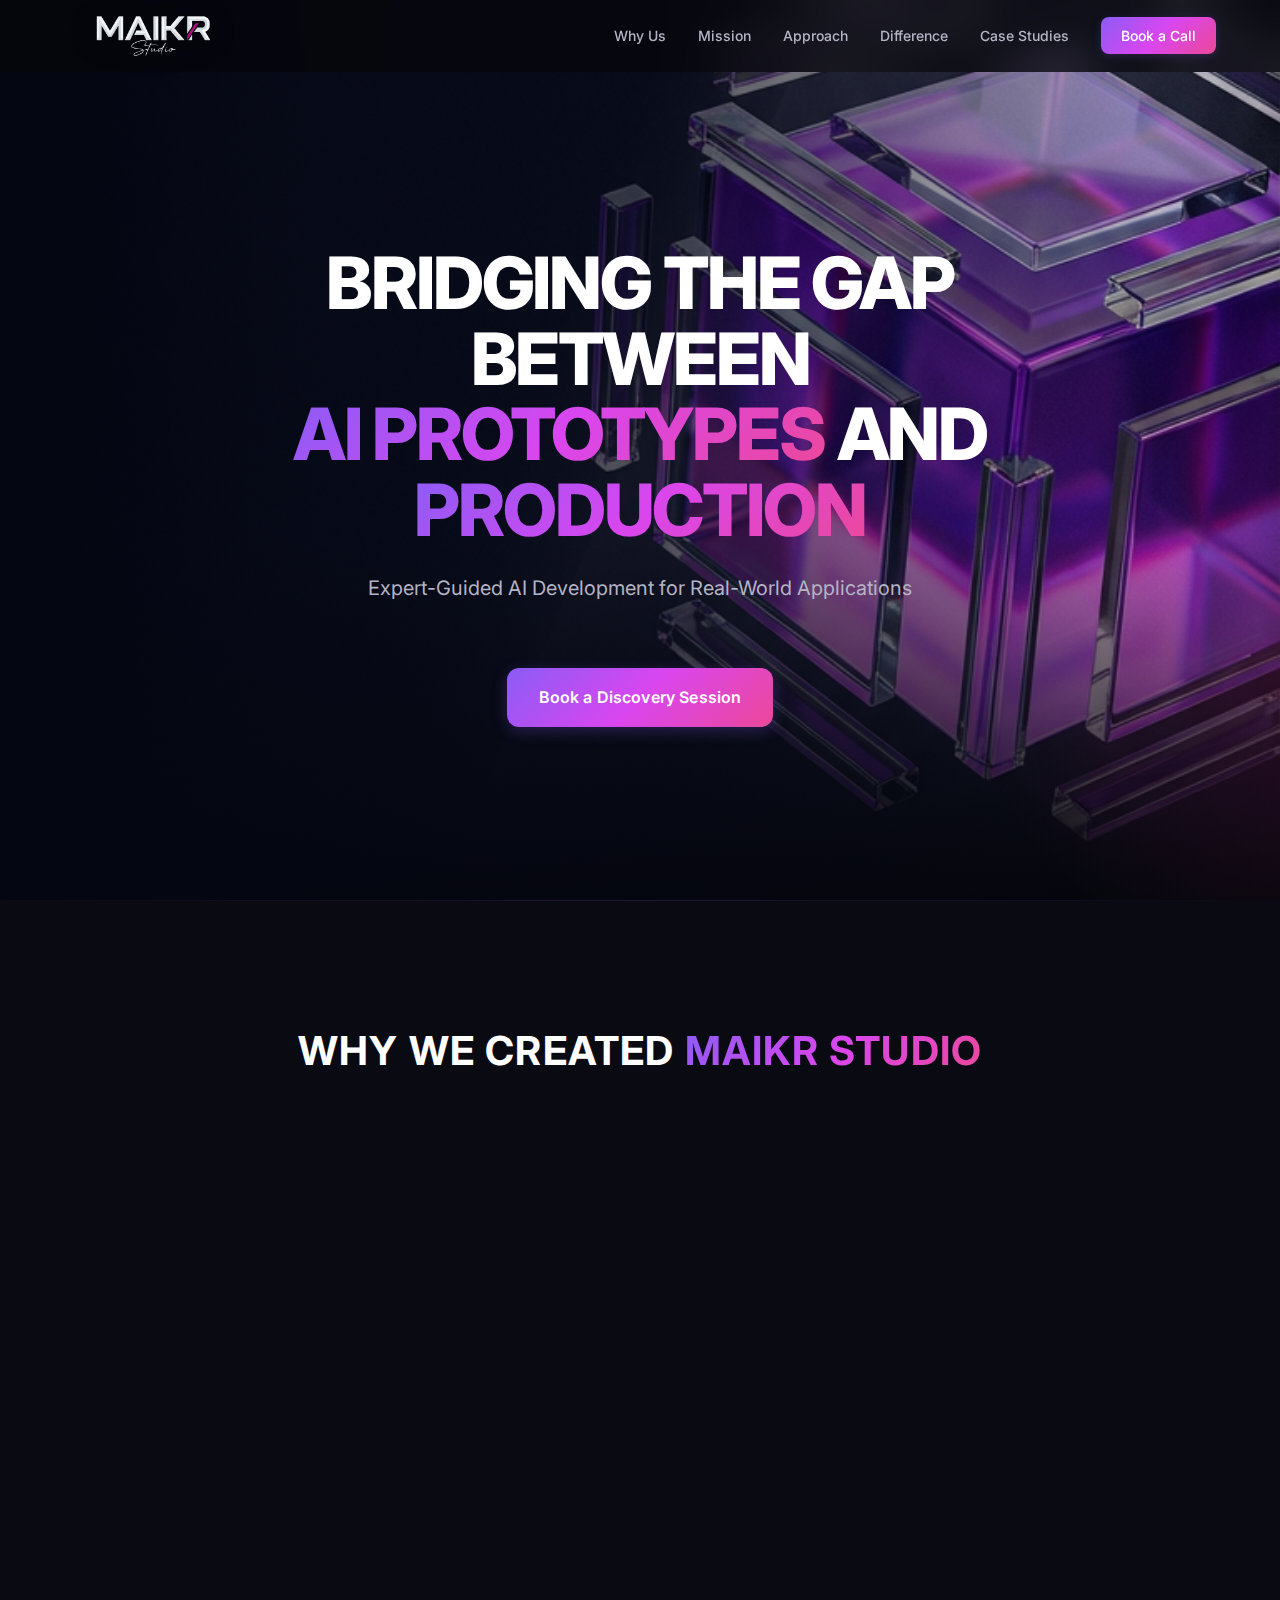
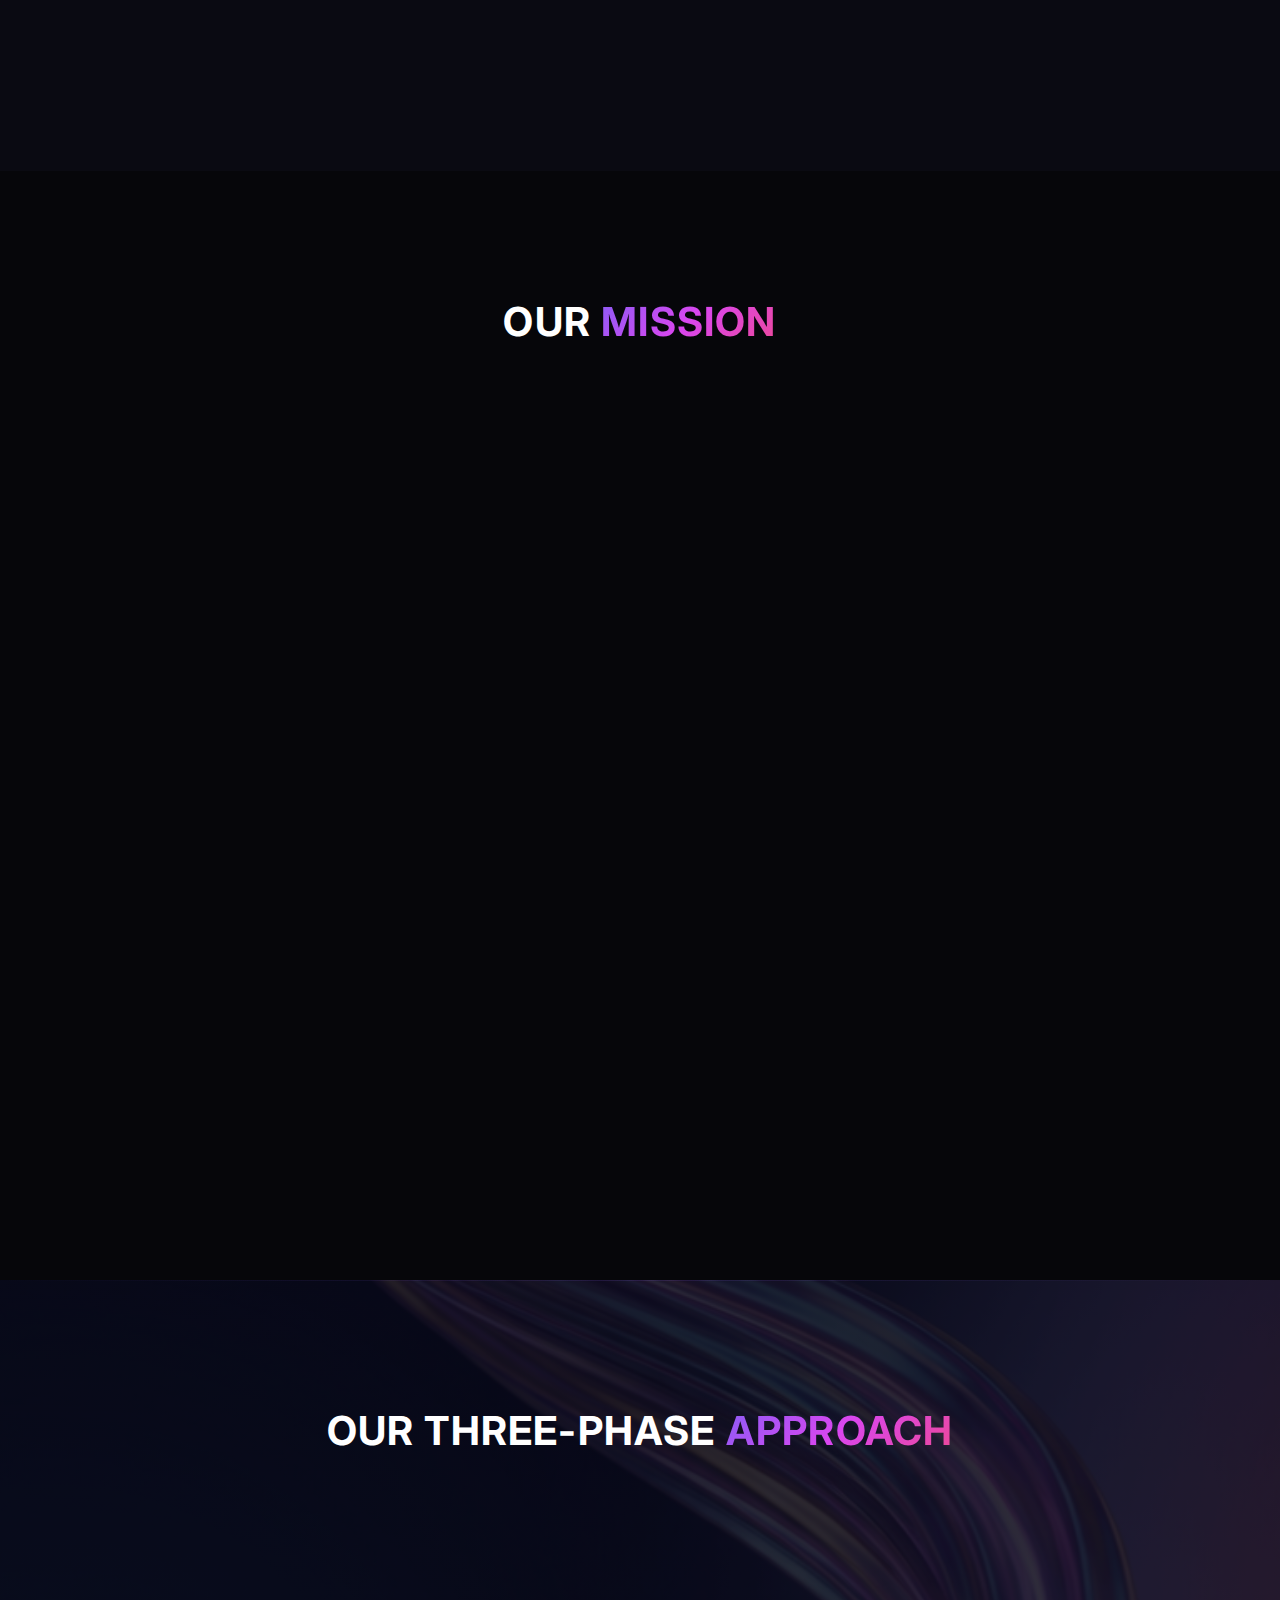
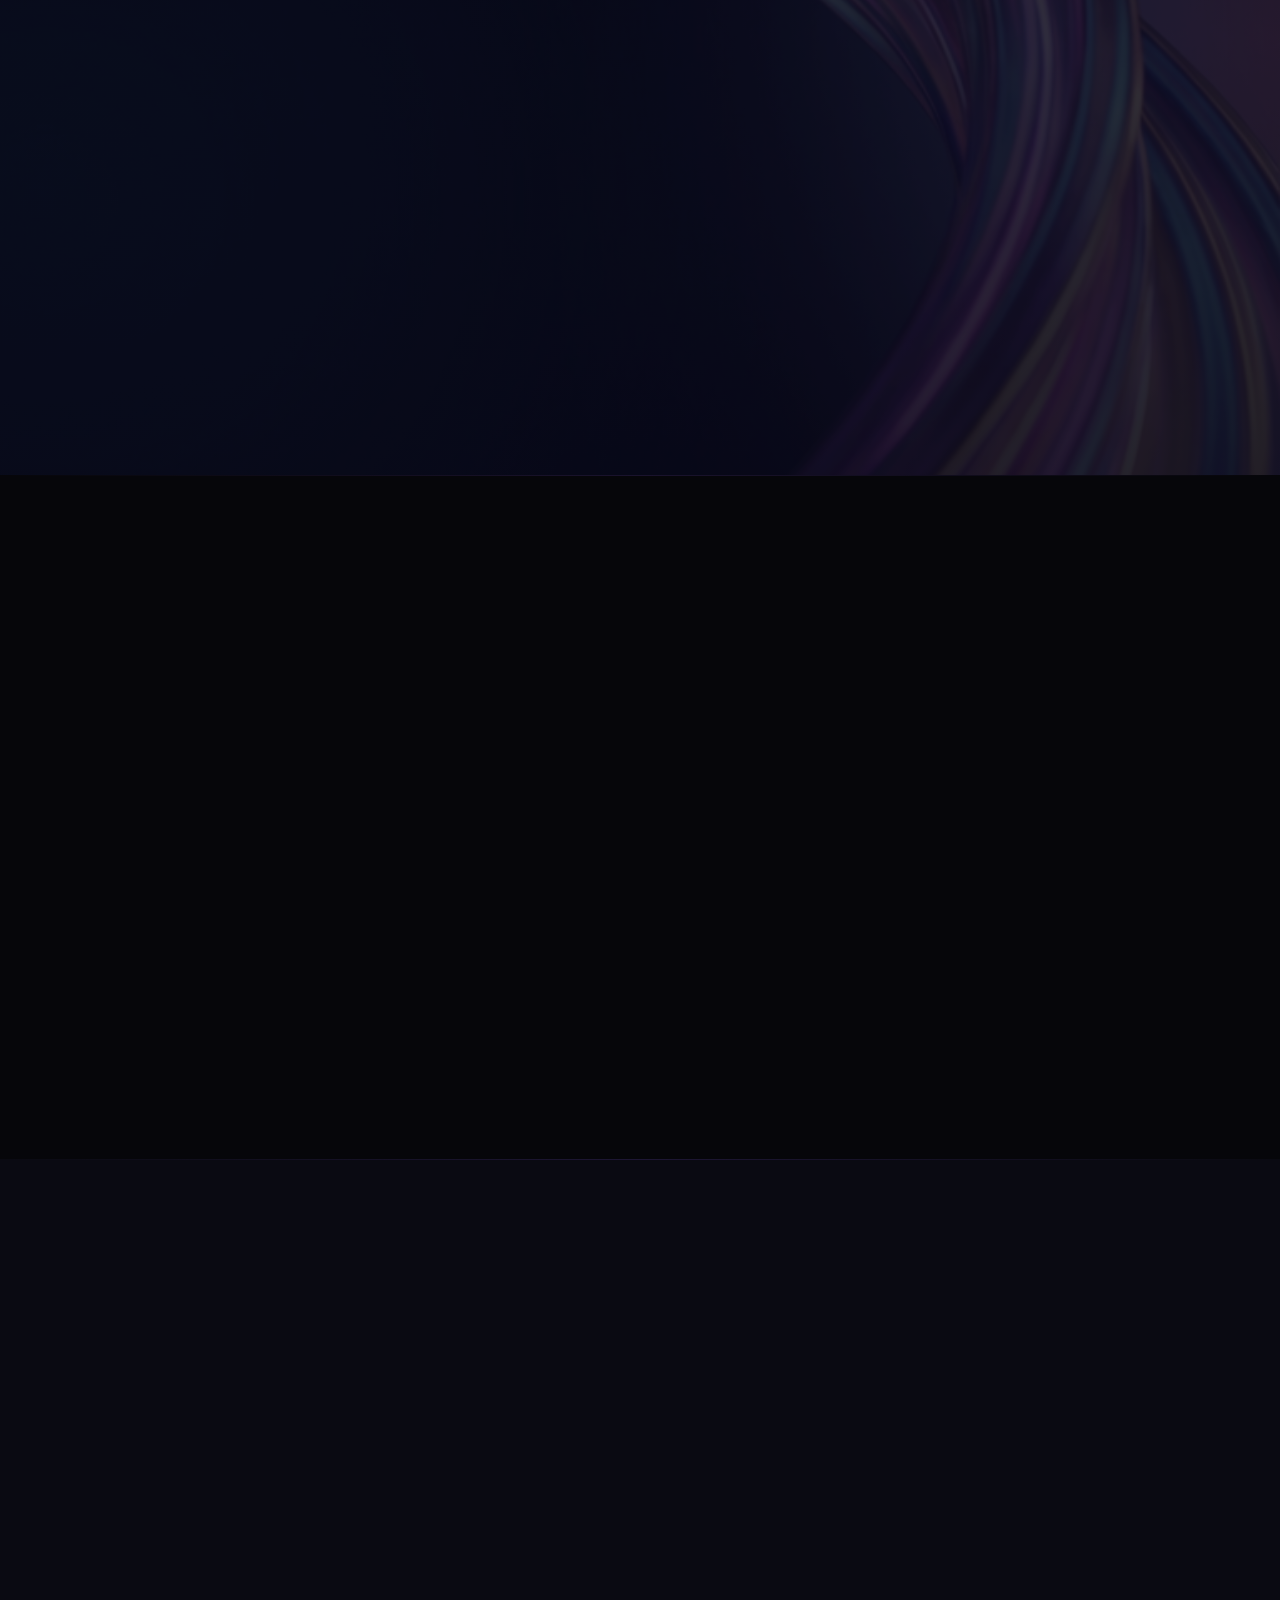
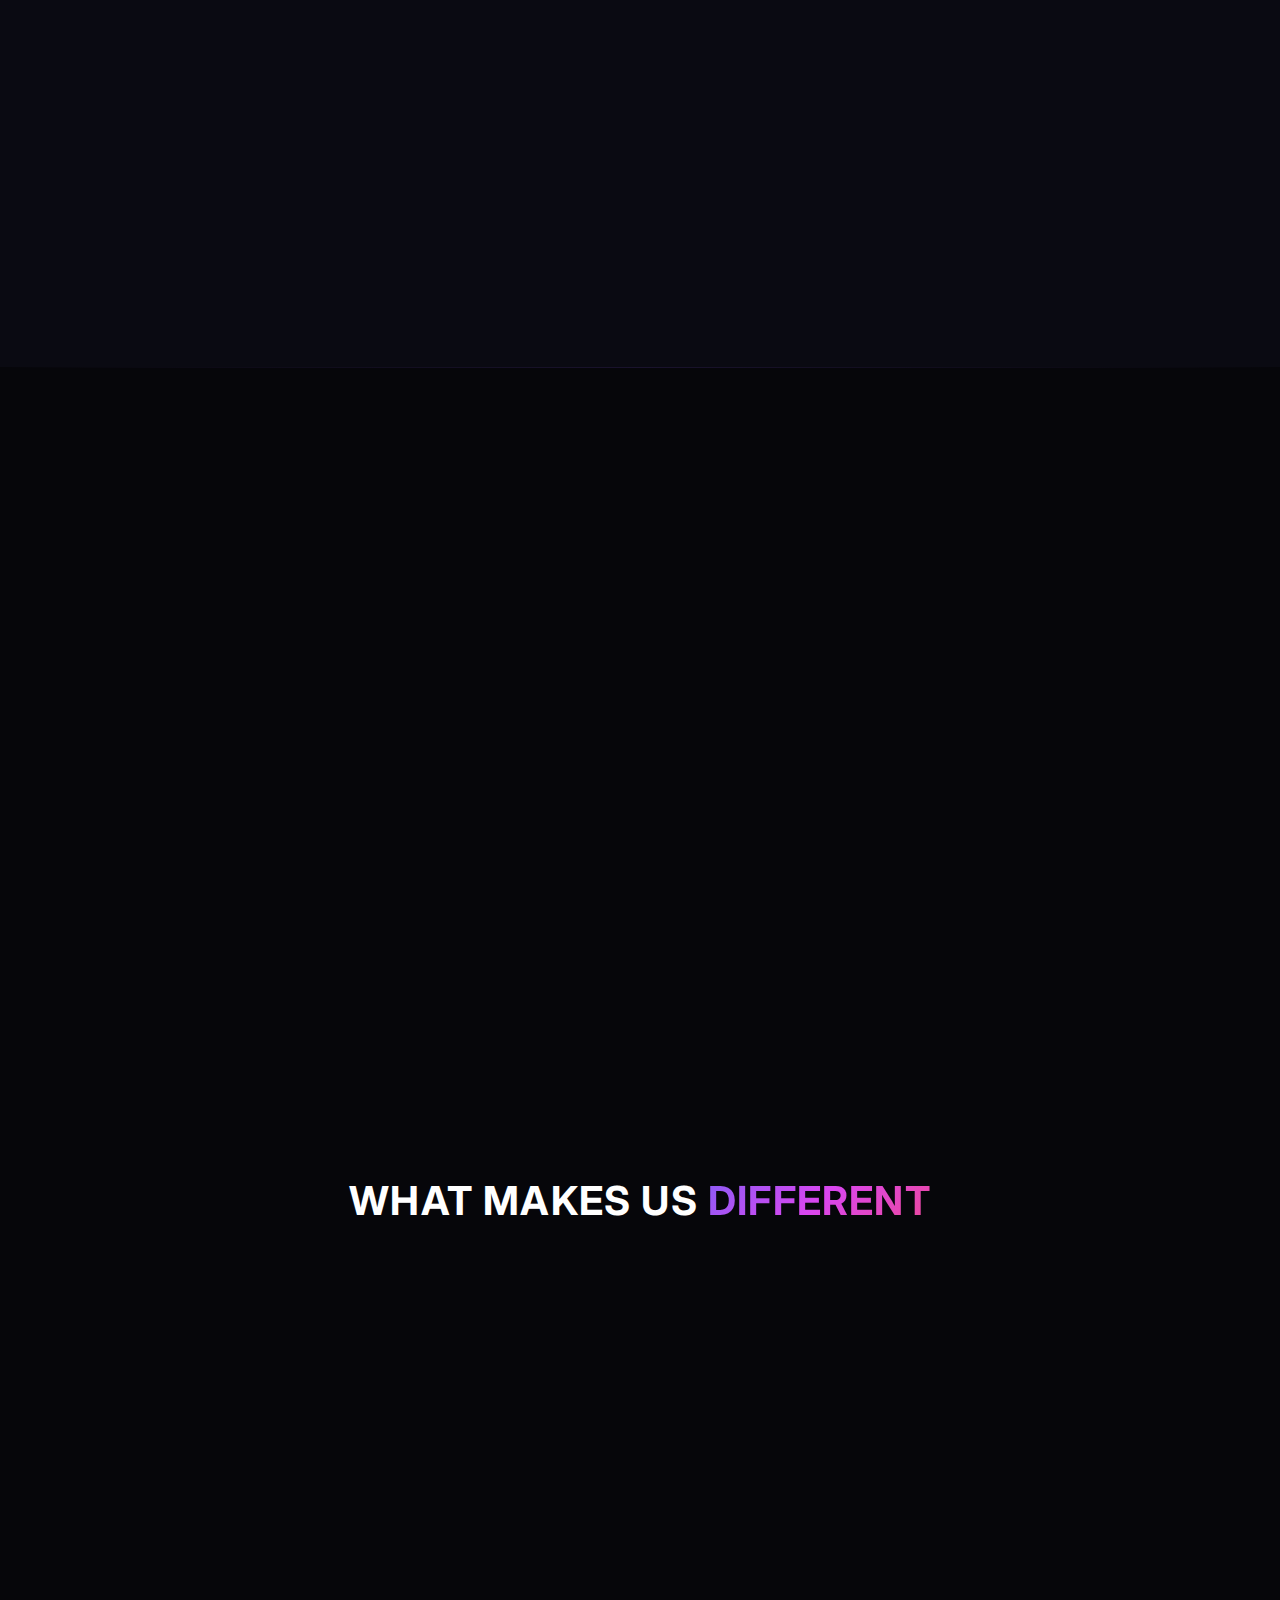
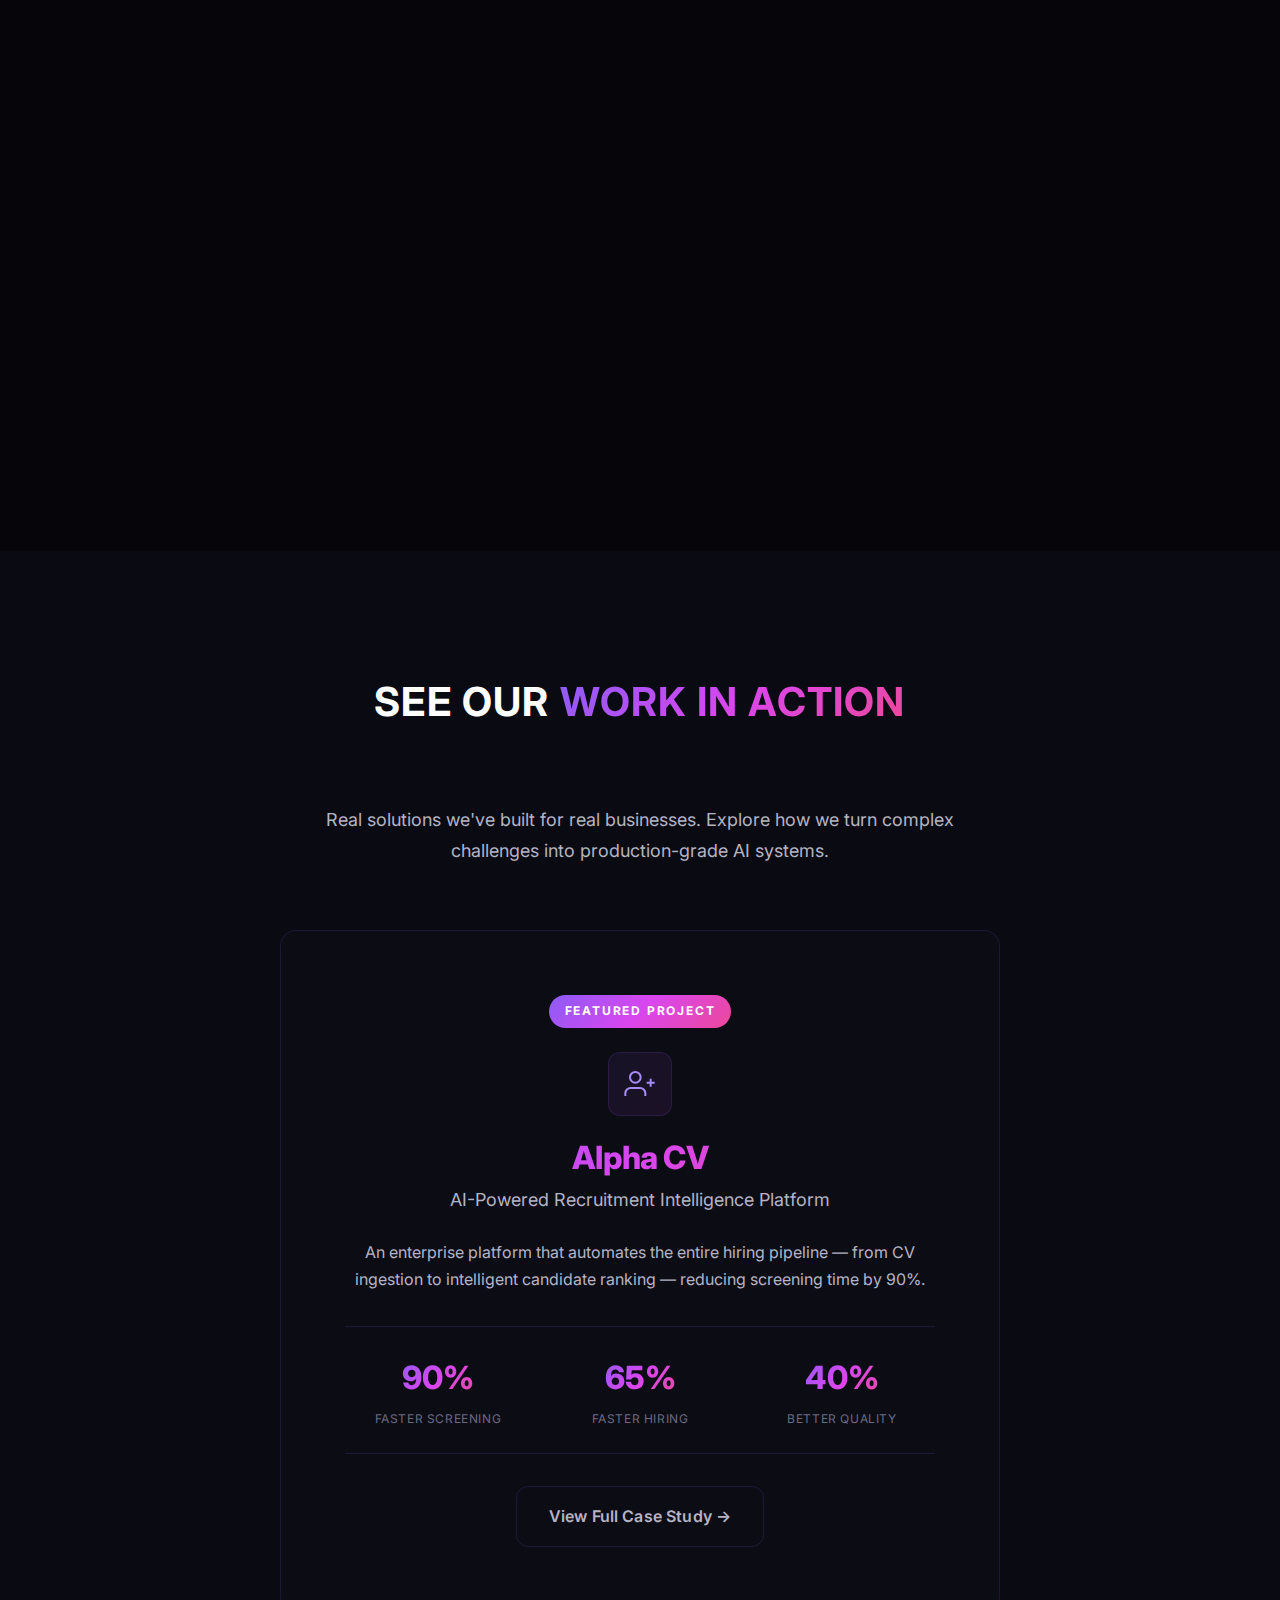
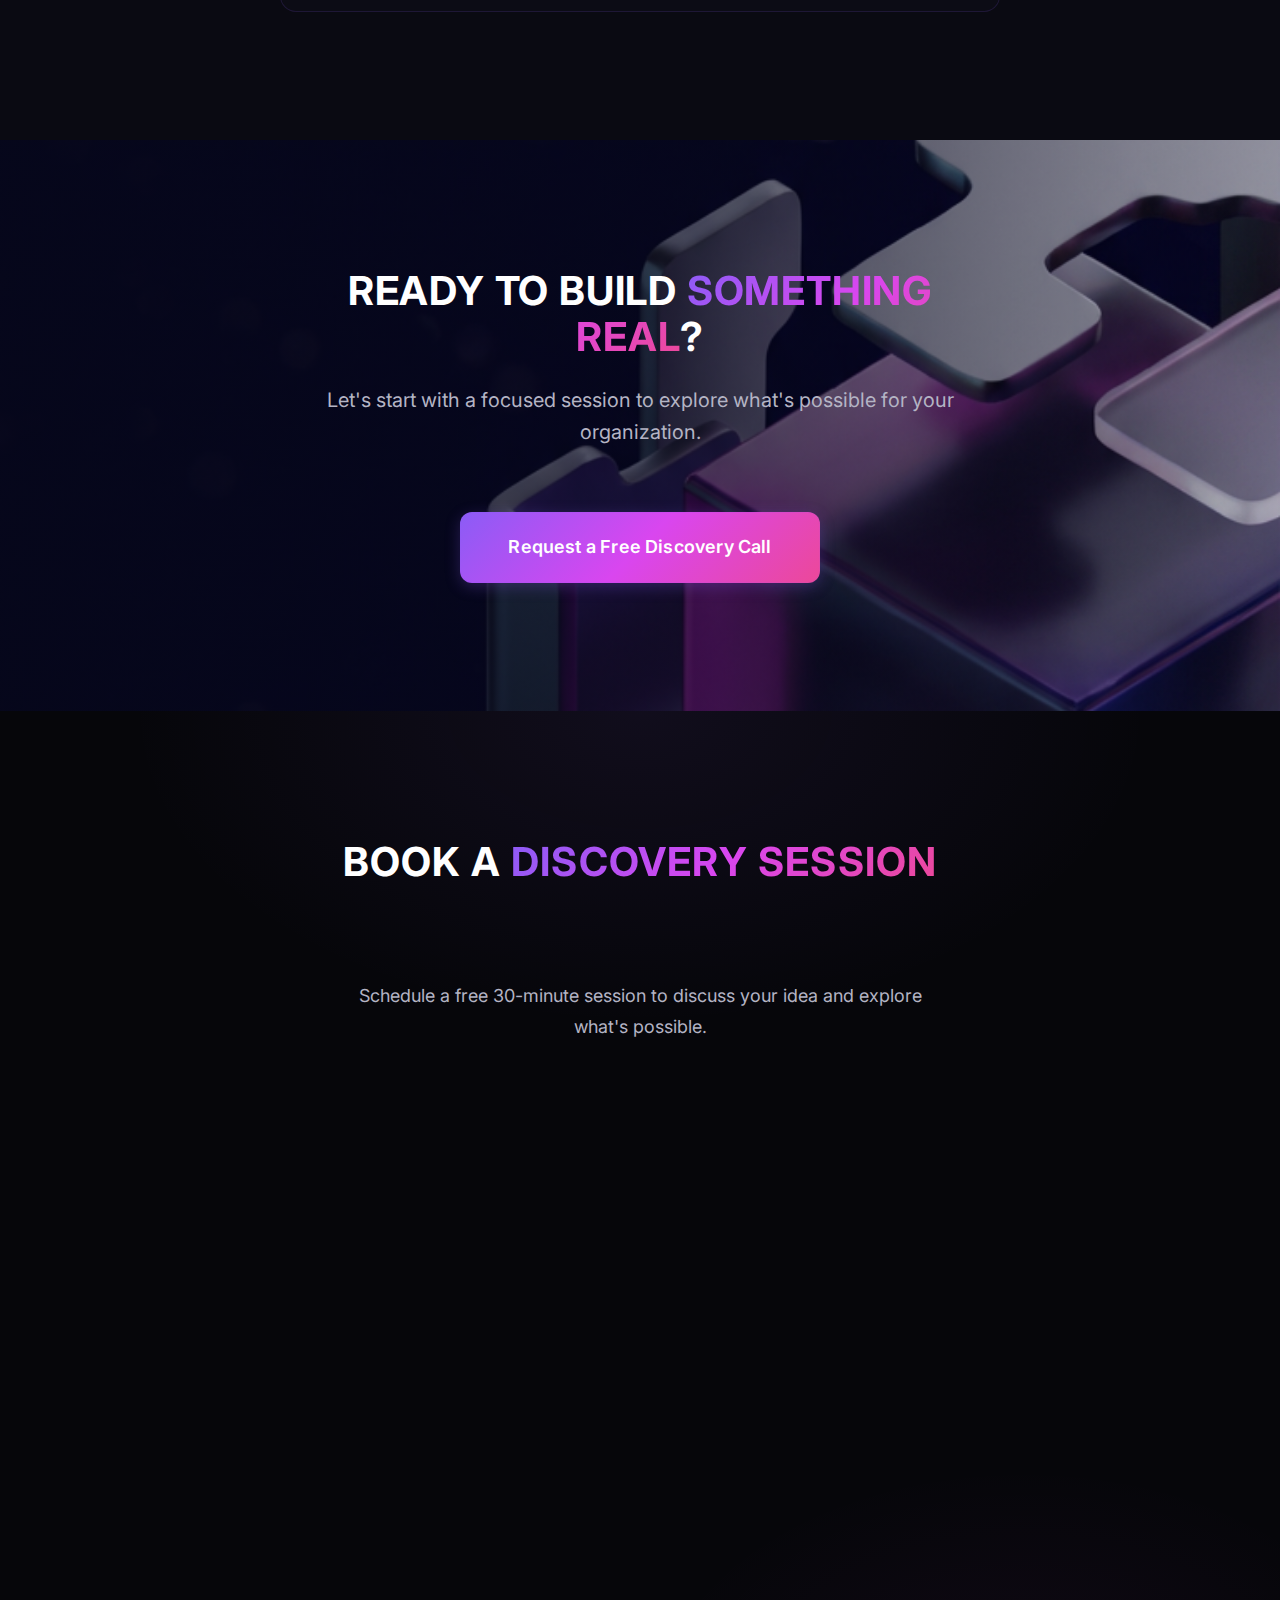
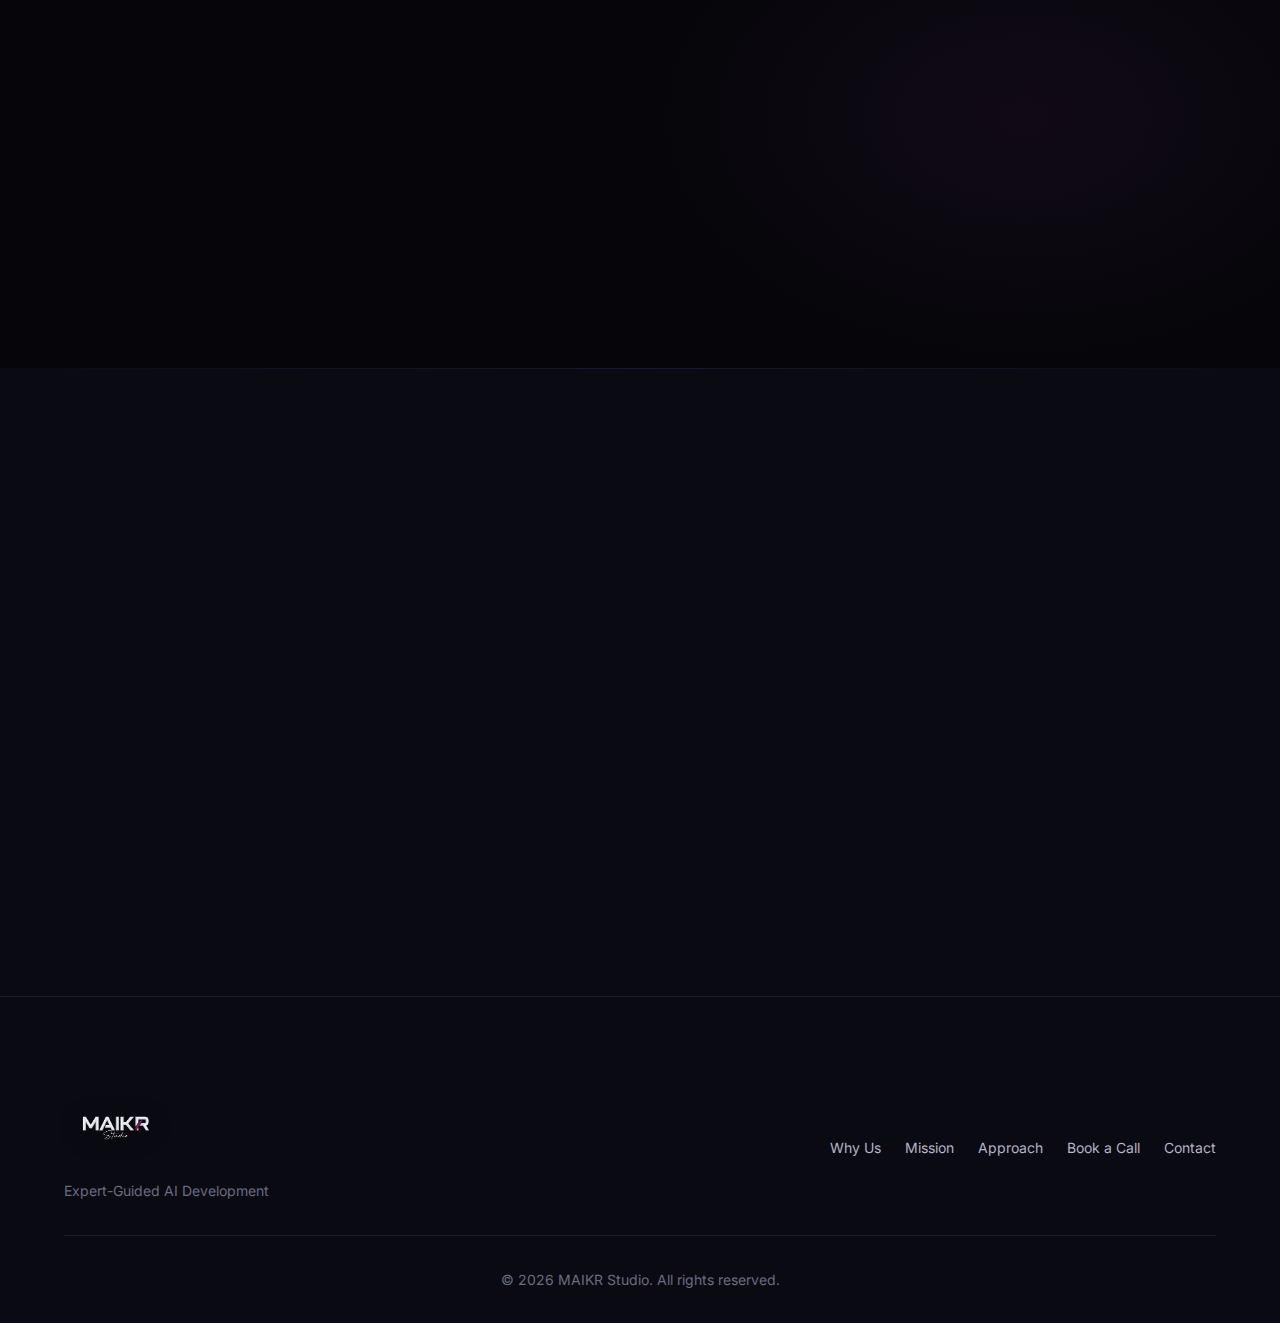
<file: index.html>
<!DOCTYPE html>
<html lang="en">
<head>
    <meta charset="UTF-8">
    <meta name="viewport" content="width=device-width, initial-scale=1.0">
    
    <!-- Security Headers -->
    <meta http-equiv="X-Content-Type-Options" content="nosniff">
    <meta http-equiv="X-Frame-Options" content="SAMEORIGIN">
    <meta http-equiv="X-XSS-Protection" content="1; mode=block">
    <meta name="referrer" content="strict-origin-when-cross-origin">
    
    <!-- SEO & Social -->
    <meta name="description" content="MAIKR Studio - AI Development for Real-World Applications. Expert AI strategy, development, and support for enterprise solutions.">
    <meta name="keywords" content="AI development, machine learning, AI strategy, enterprise AI, custom AI solutions">
    <meta property="og:title" content="MAIKR Studio | AI Development">
    <meta property="og:description" content="Expert AI development for real-world enterprise applications">
    <meta property="og:type" content="website">
    <meta name="twitter:card" content="summary_large_image">
    
    <title>MAIKR Studio | AI Development for Real-World Applications</title>
    <link rel="stylesheet" href="styles.css">
    <link rel="preconnect" href="https://fonts.googleapis.com">
    <link rel="preconnect" href="https://fonts.gstatic.com" crossorigin>
    <link href="https://fonts.googleapis.com/css2?family=Inter:wght@300;400;500;600;700;800&display=swap" rel="stylesheet">
</head>
<body>
    <!-- Navigation -->
    <nav class="navbar">
        <div class="nav-container">
            <a href="#hero" class="logo">
                <img src="assets/maikr_logo.png" alt="MAIKR Studio" class="logo-img">
            </a>
            <ul class="nav-links">
                <li><a href="#why">Why Us</a></li>
                <li><a href="#mission">Mission</a></li>
                <li><a href="#approach">Approach</a></li>
                <li><a href="#different">Difference</a></li>
                <li><a href="#casestudies">Case Studies</a></li>
                <li><a href="#booking" class="nav-cta">Book a Call</a></li>
            </ul>
            <button class="mobile-menu-btn" aria-label="Toggle menu">
                <span></span>
                <span></span>
                <span></span>
            </button>
        </div>
    </nav>

    <!-- Hero Section -->
    <section id="hero" class="hero">
        <div class="hero-bg" style="background-image: url('assets/bg_hero_9x16.png');"></div>
        <div class="hero-overlay"></div>
        <div class="container">
            <div class="hero-content">
                <h1 class="hero-title">
                    BRIDGING THE GAP BETWEEN<br>
                    <span class="gradient-text">AI PROTOTYPES</span> AND <span class="gradient-text">PRODUCTION</span>
                </h1>
                <p class="hero-subtitle">
                    Expert-Guided AI Development for Real-World Applications
                </p>
                <a href="#booking" class="btn btn-primary">Book a Discovery Session</a>
            </div>
        </div>
    </section>

    <!-- Why MAIKR Studio Section -->
    <section id="why" class="section section-why">
        <div class="container">
            <h2 class="section-title">WHY WE CREATED <span class="gradient-text">MAIKR STUDIO</span></h2>
            <div class="why-content">
                <div class="why-card">
                    <p class="why-text-large">
                        In 2024, we noticed that LLMs were excellent at generating code, but there's a significant gap in taking that code to production. Even with AI built into all the software development tools, building beyond simple apps remains extremely challenging.
                    </p>
                </div>
                <div class="why-card why-card-highlight">
                    <p class="why-text">
                        Even with considerable knowledge, users struggled to get apps working properly. The need for expert help sparked the idea for <strong>MAIKR Studio</strong>.
                    </p>
                </div>
            </div>
        </div>
    </section>

    <!-- Mission Section -->
    <section id="mission" class="section section-mission">
        <div class="container">
            <h2 class="section-title">OUR <span class="gradient-text">MISSION</span></h2>
            <div class="mission-content">
                <div class="mission-statement">
                    <p>We wanted to build a place where people could come in and, with the help of AI and our experts, start to build <strong>working applications</strong> easily.</p>
                </div>
                <div class="mission-details">
                    <div class="mission-item">
                        <p>We build AI solutions using multiple types of machine intelligence—from LLMs to computer vision to agentic workflows—choosing the right tools for your specific needs.</p>
                    </div>
                    <div class="mission-item">
                        <p>We start with a focused session where our experts help you cut through the hype to validate your idea through brainstorming and deep research.</p>
                    </div>
                    <div class="mission-item">
                        <p>If we identify viable options, we'll use AI coding agents to build a working demo during the session.</p>
                    </div>
                </div>
            </div>
        </div>
    </section>

    <!-- Approach Section - Overview -->
    <section id="approach" class="section section-approach">
        <div class="approach-bg" style="background-image: url('assets/bg_swirl_9x16.png');"></div>
        <div class="container">
            <h2 class="section-title">OUR THREE-PHASE <span class="gradient-text">APPROACH</span></h2>
            <div class="approach-grid">
                <!-- Phase 1 Overview -->
                <div class="phase-card">
                    <div class="phase-number">01</div>
                    <h3 class="phase-title">Fast Prototyping</h3>
                    <p class="phase-description">
                        We start with an intensive brainstorming session where our experts work with you to cut through the AI hype and validate your idea.
                    </p>
                </div>

                <!-- Phase 2 Overview -->
                <div class="phase-card">
                    <div class="phase-number">02</div>
                    <h3 class="phase-title">Production Development</h3>
                    <p class="phase-description">
                        This is where our expertise really makes a difference. We build production-ready systems that AI alone cannot create.
                    </p>
                </div>

                <!-- Phase 3 Overview -->
                <div class="phase-card">
                    <div class="phase-number">03</div>
                    <h3 class="phase-title">Enhancement & Support</h3>
                    <p class="phase-description">
                        Once your product reaches users, we continue to support you with ongoing improvements and refinements.
                    </p>
                </div>
            </div>
        </div>
    </section>

    <!-- Phase 1: Fast Prototyping - Detailed -->
    <section id="phase1" class="section section-phase section-phase-1">
        <div class="container">
            <div class="phase-detail">
                <div class="phase-detail-content">
                    <h2 class="phase-detail-title">PHASE 1:<br><span class="gradient-text">FAST PROTOTYPING</span></h2>
                    <p class="phase-detail-description">
                        We start with an intensive brainstorming session where our experts work with you to cut through the AI hype and validate your idea.
                    </p>
                    <ul class="phase-detail-list">
                        <li>Deep research and feasibility analysis</li>
                        <li>Rapid prototype development with AI agents</li>
                        <li>Working demo to validate concepts</li>
                        <li>Clear path forward or quick pivot</li>
                    </ul>
                </div>
            </div>
        </div>
    </section>

    <!-- Phase 2: Production Development - Detailed -->
    <section id="phase2" class="section section-phase section-phase-2">
        <div class="container">
            <div class="phase-detail">
                <div class="phase-detail-content">
                    <h2 class="phase-detail-title">PHASE 2:<br><span class="gradient-text">PRODUCTION DEVELOPMENT</span></h2>
                    <p class="phase-detail-description">
                        This is where our expertise really makes a difference. We build production-ready systems that AI alone cannot create.
                    </p>
                    <ul class="phase-detail-list">
                        <li>Enterprise-grade architecture and security</li>
                        <li>Integration with your organization's systems</li>
                        <li>Flexible development accommodating changes</li>
                        <li>Professional expertise for stability and scale</li>
                    </ul>
                    <p class="phase-detail-note">
                        Current AI systems can't understand your organization's structure or maintain proper security and UX. Our experienced team bridges this gap, combining AI speed with professional expertise to build stable, production-grade systems.
                    </p>
                </div>
            </div>
        </div>
    </section>

    <!-- Phase 3: Enhancement & Support - Detailed -->
    <section id="phase3" class="section section-phase section-phase-3">
        <div class="container">
            <div class="phase-detail">
                <div class="phase-detail-content">
                    <h2 class="phase-detail-title">PHASE 3:<br><span class="gradient-text">ENHANCEMENT & SUPPORT</span></h2>
                    <p class="phase-detail-description">
                        Once your product reaches users, we continue to support you with ongoing improvements and refinements.
                    </p>
                    <ul class="phase-detail-list">
                        <li>Continuous enhancements based on user feedback</li>
                        <li>Performance and UX refinements</li>
                        <li>Long-term product support and maintenance</li>
                        <li>Scaling assistance as your user base grows</li>
                    </ul>
                </div>
            </div>
        </div>
    </section>

    <!-- What Makes Us Different Section -->
    <section id="different" class="section section-different">
        <div class="container">
            <h2 class="section-title">WHAT MAKES US <span class="gradient-text">DIFFERENT</span></h2>
            <div class="features-grid">
                <div class="feature-card">
                    <div class="feature-icon">
                        <svg xmlns="http://www.w3.org/2000/svg" viewBox="0 0 24 24" fill="none" stroke="currentColor" stroke-width="1.5">
                            <path d="M12 2L2 7l10 5 10-5-10-5zM2 17l10 5 10-5M2 12l10 5 10-5"/>
                        </svg>
                    </div>
                    <h3 class="feature-title">AI + Human Expertise</h3>
                    <p class="feature-description">
                        We combine the speed of AI with the deep understanding and experience that only human professionals can provide.
                    </p>
                </div>

                <div class="feature-card">
                    <div class="feature-icon">
                        <svg xmlns="http://www.w3.org/2000/svg" viewBox="0 0 24 24" fill="none" stroke="currentColor" stroke-width="1.5">
                            <circle cx="12" cy="12" r="3"/>
                            <path d="M12 1v6m0 6v10M1 12h6m6 0h10"/>
                            <path d="M5.6 5.6l4.2 4.2m4.4 4.4l4.2 4.2M5.6 18.4l4.2-4.2m4.4-4.4l4.2-4.2"/>
                        </svg>
                    </div>
                    <h3 class="feature-title">Beyond LLMs</h3>
                    <p class="feature-description">
                        We leverage multiple types of AI — from language models to computer vision and agentic workflows — choosing the right tool for your needs.
                    </p>
                </div>

                <div class="feature-card">
                    <div class="feature-icon">
                        <svg xmlns="http://www.w3.org/2000/svg" viewBox="0 0 24 24" fill="none" stroke="currentColor" stroke-width="1.5">
                            <path d="M22 11.08V12a10 10 0 1 1-5.93-9.14"/>
                            <polyline points="22 4 12 14.01 9 11.01"/>
                        </svg>
                    </div>
                    <h3 class="feature-title">Production-Ready Focus</h3>
                    <p class="feature-description">
                        We don't just build prototypes. We create stable, secure, and scalable systems that work in real organizational environments.
                    </p>
                </div>

                <div class="feature-card">
                    <div class="feature-icon">
                        <svg xmlns="http://www.w3.org/2000/svg" viewBox="0 0 24 24" fill="none" stroke="currentColor" stroke-width="1.5">
                            <path d="M21 2l-2 2m-7.61 7.61a5.5 5.5 0 1 1-7.778 7.778 5.5 5.5 0 0 1 7.777-7.777zm0 0L15.5 7.5m0 0l3 3L22 7l-3-3m-3.5 3.5L19 4"/>
                        </svg>
                    </div>
                    <h3 class="feature-title">Flexible Development</h3>
                    <p class="feature-description">
                        We expect change as your product evolves and accommodate it throughout the development process.
                    </p>
                </div>

                <div class="feature-card">
                    <div class="feature-icon">
                        <svg xmlns="http://www.w3.org/2000/svg" viewBox="0 0 24 24" fill="none" stroke="currentColor" stroke-width="1.5">
                            <circle cx="12" cy="12" r="10"/>
                            <polyline points="12 6 12 12 16 14"/>
                        </svg>
                    </div>
                    <h3 class="feature-title">Realistic Expectations</h3>
                    <p class="feature-description">
                        Building something reliable and stable takes time. We set clear expectations around timelines and costs from the start.
                    </p>
                </div>

                <div class="feature-card">
                    <div class="feature-icon">
                        <svg xmlns="http://www.w3.org/2000/svg" viewBox="0 0 24 24" fill="none" stroke="currentColor" stroke-width="1.5">
                            <path d="M17 21v-2a4 4 0 0 0-4-4H5a4 4 0 0 0-4 4v2"/>
                            <circle cx="9" cy="7" r="4"/>
                            <path d="M23 21v-2a4 4 0 0 0-3-3.87M16 3.13a4 4 0 0 1 0 7.75"/>
                        </svg>
                    </div>
                    <h3 class="feature-title">Long-Term Partnership</h3>
                    <p class="feature-description">
                        We don't disappear after launch. We're here to help your solution grow and succeed over time.
                    </p>
                </div>
            </div>
        </div>
    </section>

    <!-- Case Studies / See Our Work Section -->
    <section id="casestudies" class="section section-casestudies">
        <div class="container">
            <h2 class="section-title">SEE OUR <span class="gradient-text">WORK IN ACTION</span></h2>
            <p class="section-subtitle">Real solutions we've built for real businesses. Explore how we turn complex challenges into production-grade AI systems.</p>
            <div class="casestudies-grid">
                <div class="casestudy-card">
                    <div class="casestudy-badge">FEATURED PROJECT</div>
                    <div class="casestudy-icon">
                        <svg xmlns="http://www.w3.org/2000/svg" viewBox="0 0 24 24" fill="none" stroke="currentColor" stroke-width="1.5">
                            <path d="M16 21v-2a4 4 0 0 0-4-4H5a4 4 0 0 0-4 4v2"/>
                            <circle cx="8.5" cy="7" r="4"/>
                            <path d="M20 8v6M23 11h-6"/>
                        </svg>
                    </div>
                    <h3 class="casestudy-title">Alpha CV</h3>
                    <p class="casestudy-tagline">AI-Powered Recruitment Intelligence Platform</p>
                    <p class="casestudy-description">
                        An enterprise platform that automates the entire hiring pipeline — from CV ingestion to intelligent candidate ranking — reducing screening time by 90%.
                    </p>
                    <div class="casestudy-metrics">
                        <div class="metric">
                            <span class="metric-value">90%</span>
                            <span class="metric-label">Faster Screening</span>
                        </div>
                        <div class="metric">
                            <span class="metric-value">65%</span>
                            <span class="metric-label">Faster Hiring</span>
                        </div>
                        <div class="metric">
                            <span class="metric-value">40%</span>
                            <span class="metric-label">Better Quality</span>
                        </div>
                    </div>
                    <a href="alpha-cv.html" class="btn btn-secondary casestudy-btn">View Full Case Study &rarr;</a>
                </div>
            </div>
        </div>
    </section>

    <!-- Final CTA Section -->
    <section id="cta" class="section section-cta">
        <div class="cta-bg" style="background-image: url('assets/bg_cta_9x16.png');"></div>
        <div class="cta-overlay"></div>
        <div class="container">
            <div class="cta-content">
                <h2 class="cta-title">READY TO BUILD <span class="gradient-text">SOMETHING REAL</span>?</h2>
                <p class="cta-text">
                    Let's start with a focused session to explore what's possible for your organization.
                </p>
                <a href="#booking" class="btn btn-primary btn-large">Request a Free Discovery Call</a>
            </div>
        </div>
    </section>

    <!-- Booking Section (Primary CTA) -->
    <section id="booking" class="section section-booking">
        <div class="container">
            <div class="booking-header">
                <h2 class="section-title">BOOK A <span class="gradient-text">DISCOVERY SESSION</span></h2>
                <p class="booking-description">
                    Schedule a free 30-minute session to discuss your idea and explore what's possible.
                </p>
            </div>
            <div class="calendly-wrapper">
                <div class="calendly-embed">
                    <iframe 
                        src="https://calendly.com/omar-maikr/30min?hide_gdpr_banner=1&background_color=0a0a12&text_color=ffffff&primary_color=8b5cf6"
                        width="100%" 
                        height="700" 
                        frameborder="0"
                        title="Schedule a Discovery Session"
                        loading="lazy">
                    </iframe>
                </div>
            </div>
        </div>
    </section>

    <!-- Email Contact Section (Secondary) -->
    <section id="contact" class="section section-contact">
        <div class="container">
            <div class="contact-secondary">
                <div class="contact-secondary-header">
                    <h3 class="contact-secondary-title">Prefer Email?</h3>
                    <p class="contact-secondary-text">
                        If scheduling doesn't work for you, feel free to reach out directly.
                    </p>
                    <a href="mailto:omar@maikr.ai" class="email-link">
                        <svg xmlns="http://www.w3.org/2000/svg" viewBox="0 0 24 24" fill="none" stroke="currentColor" stroke-width="1.5">
                            <path d="M4 4h16c1.1 0 2 .9 2 2v12c0 1.1-.9 2-2 2H4c-1.1 0-2-.9-2-2V6c0-1.1.9-2 2-2z"/>
                            <polyline points="22,6 12,13 2,6"/>
                        </svg>
                        omar@maikr.ai
                    </a>
                </div>
                <div class="contact-form-wrapper">
                    <p class="form-intro">Or send us a message:</p>
                    <form class="contact-form contact-form-minimal" id="contactForm" action="https://api.web3forms.com/submit" method="POST">
                        <input type="hidden" name="access_key" value="f46de727-dffa-4fc9-b2b8-e6404a8f4bc1">
                        <input type="hidden" name="subject" value="New inquiry from MAIKR Studio website">
                        <input type="hidden" name="from_name" value="MAIKR Studio Website">
                        <input type="checkbox" name="botcheck" class="hidden" style="display:none;">
                        <div class="form-row">
                            <div class="form-group">
                                <label for="name">Name</label>
                                <input type="text" id="name" name="name" required placeholder="Your name">
                            </div>
                            <div class="form-group">
                                <label for="email">Email</label>
                                <input type="email" id="email" name="email" required placeholder="your@email.com">
                            </div>
                        </div>
                        <div class="form-group">
                            <label for="message">Message</label>
                            <textarea id="message" name="message" rows="3" required placeholder="Briefly describe what you're looking to build..."></textarea>
                        </div>
                        <button type="submit" class="btn btn-secondary btn-full">Send Message</button>
                    </form>
                </div>
            </div>
        </div>
    </section>

    <!-- Footer -->
    <footer class="footer">
        <div class="container">
            <div class="footer-content">
                <div class="footer-brand">
                    <img src="assets/maikr_logo.png" alt="MAIKR Studio" class="footer-logo-img">
                    <p>Expert-Guided AI Development</p>
                </div>
                <div class="footer-links">
                    <a href="#why">Why Us</a>
                    <a href="#mission">Mission</a>
                    <a href="#approach">Approach</a>
                    <a href="#booking">Book a Call</a>
                    <a href="#contact">Contact</a>
                </div>
            </div>
            <div class="footer-bottom">
                <p>&copy; 2026 MAIKR Studio. All rights reserved.</p>
            </div>
        </div>
    </footer>

    <script src="script.js"></script>
</body>
</html>
</file>
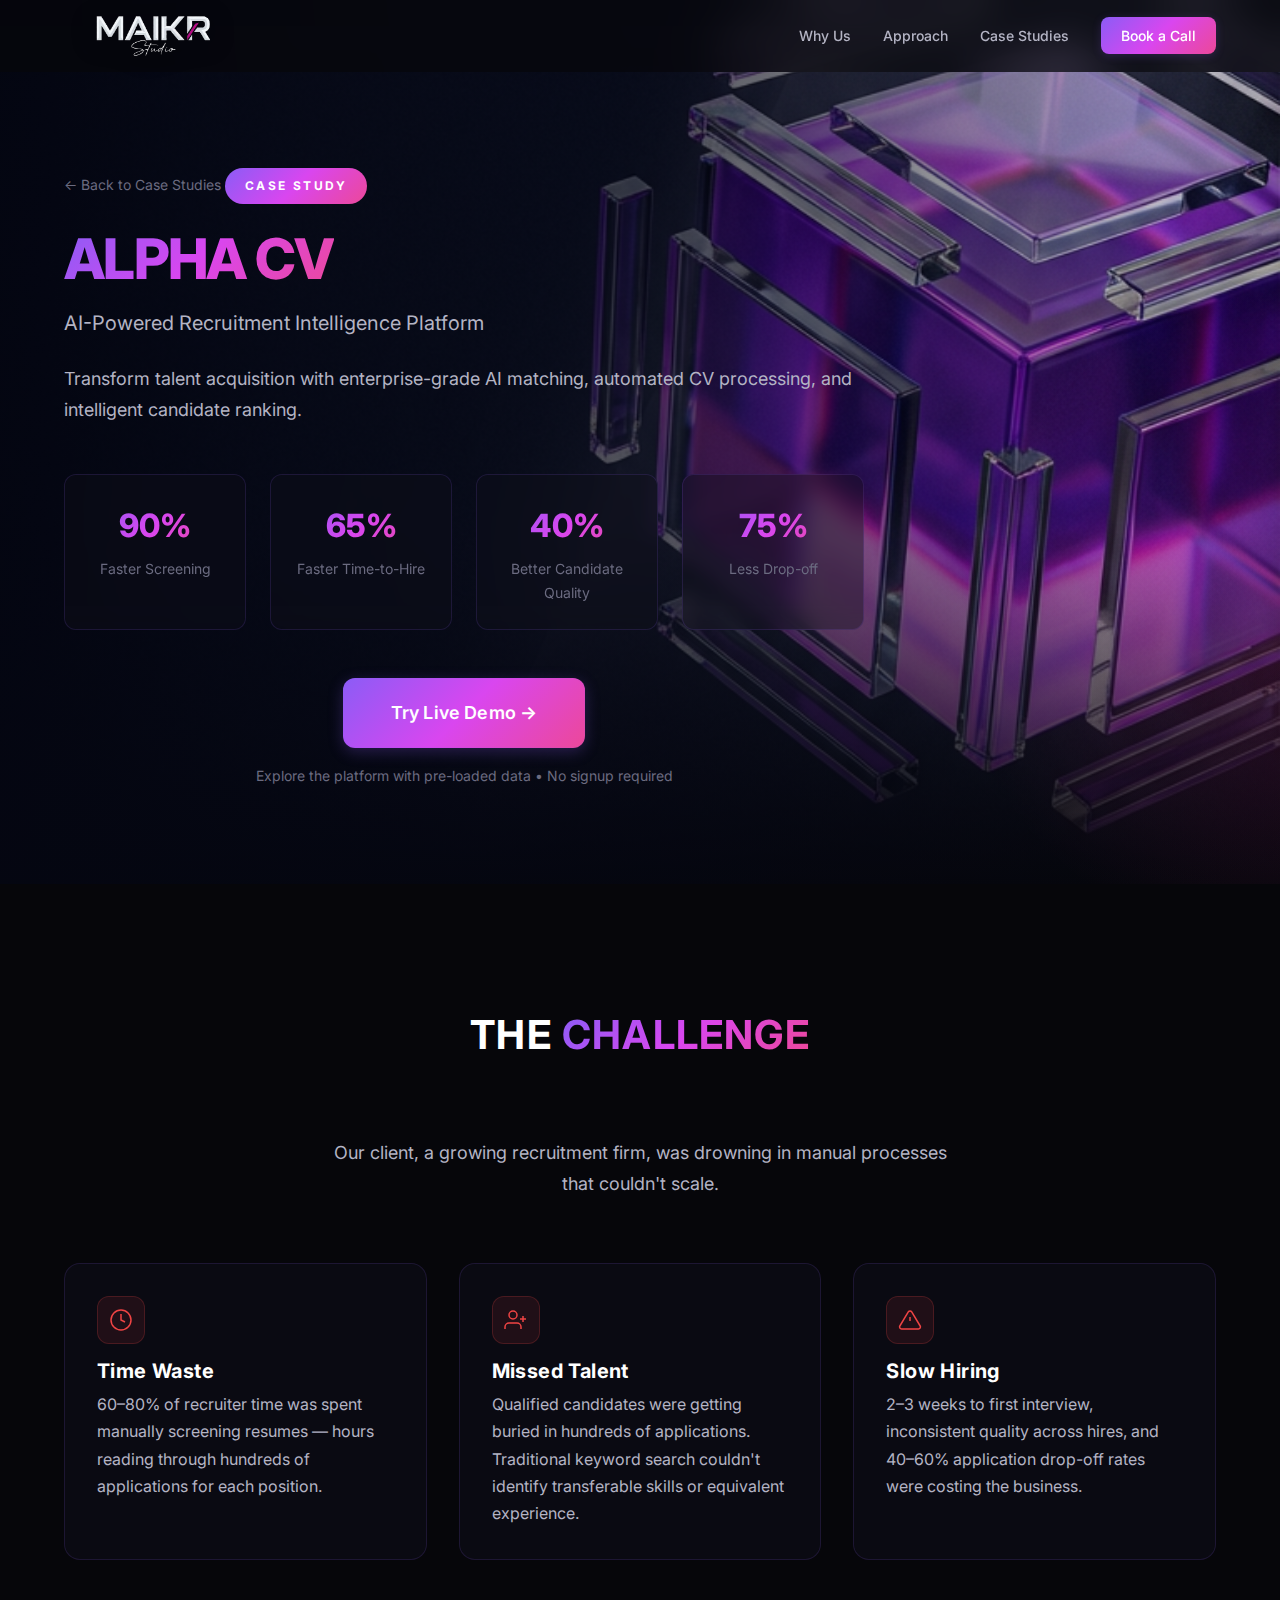
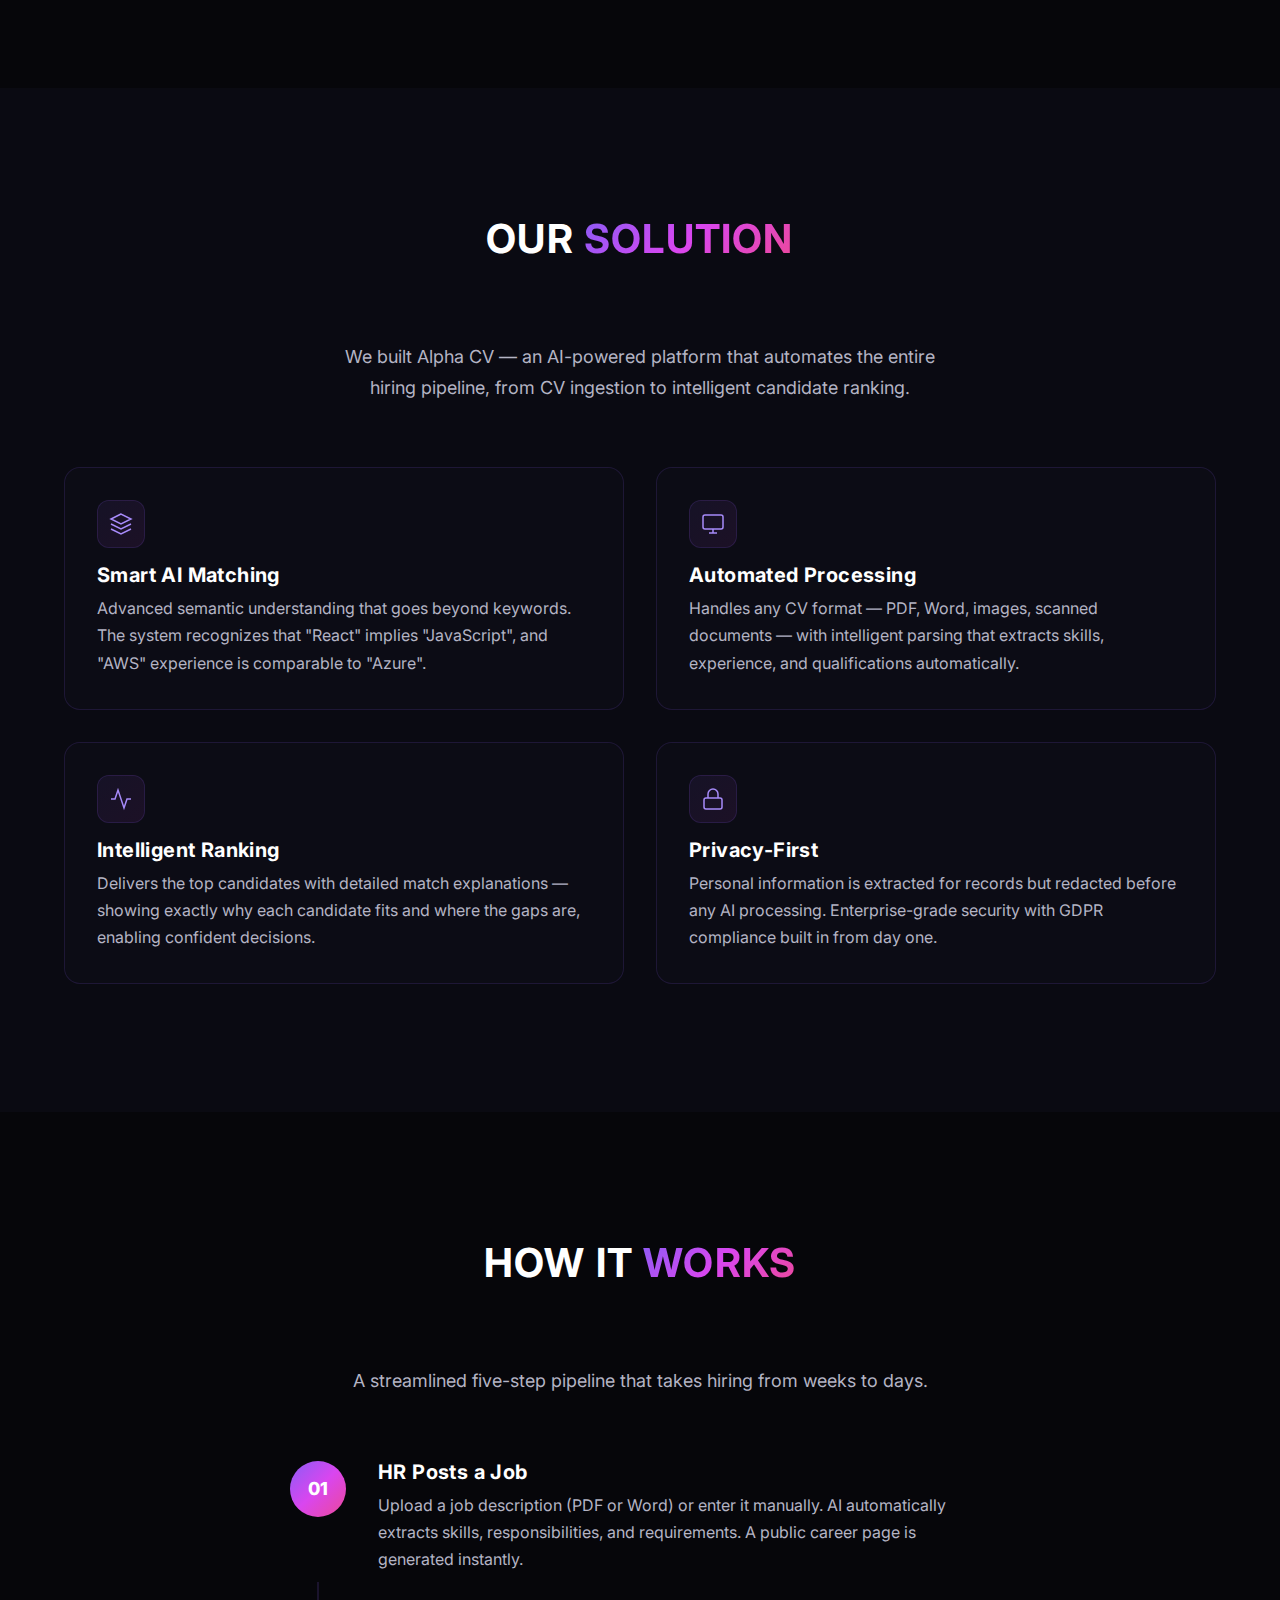
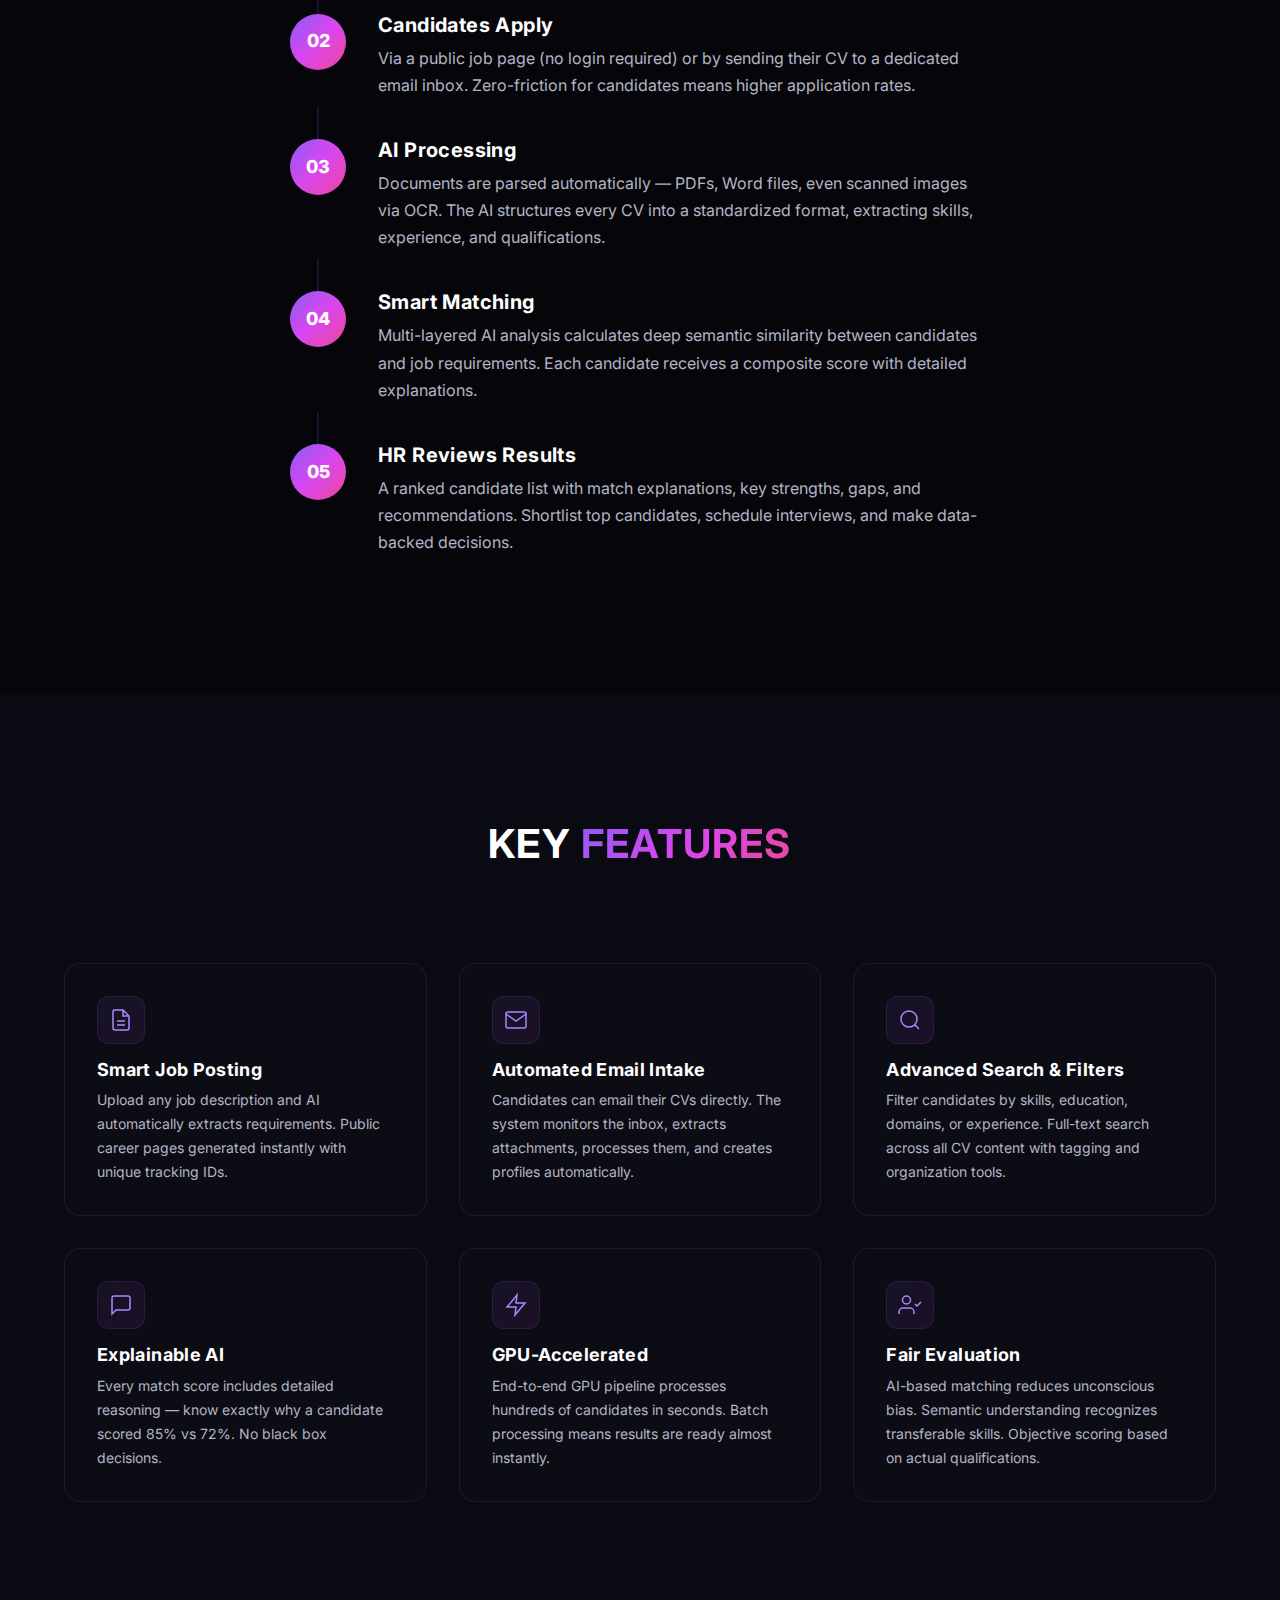
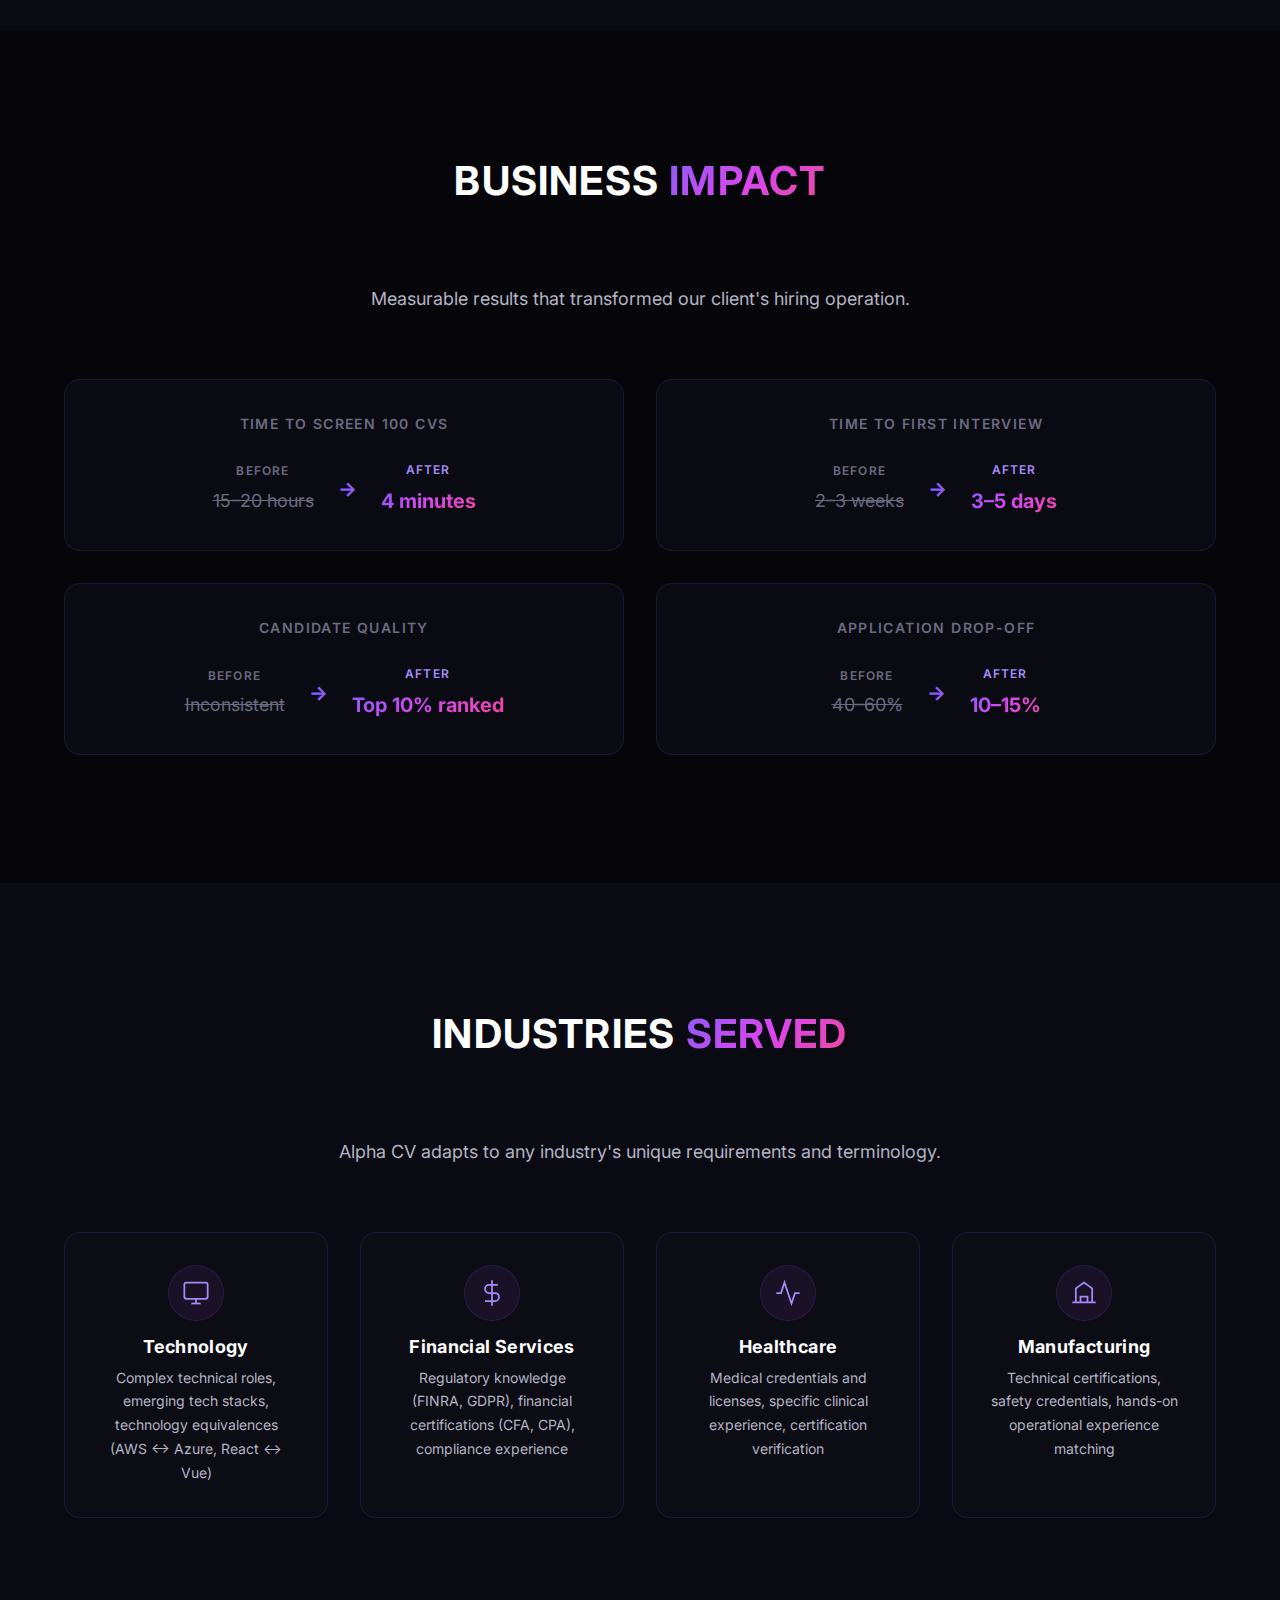
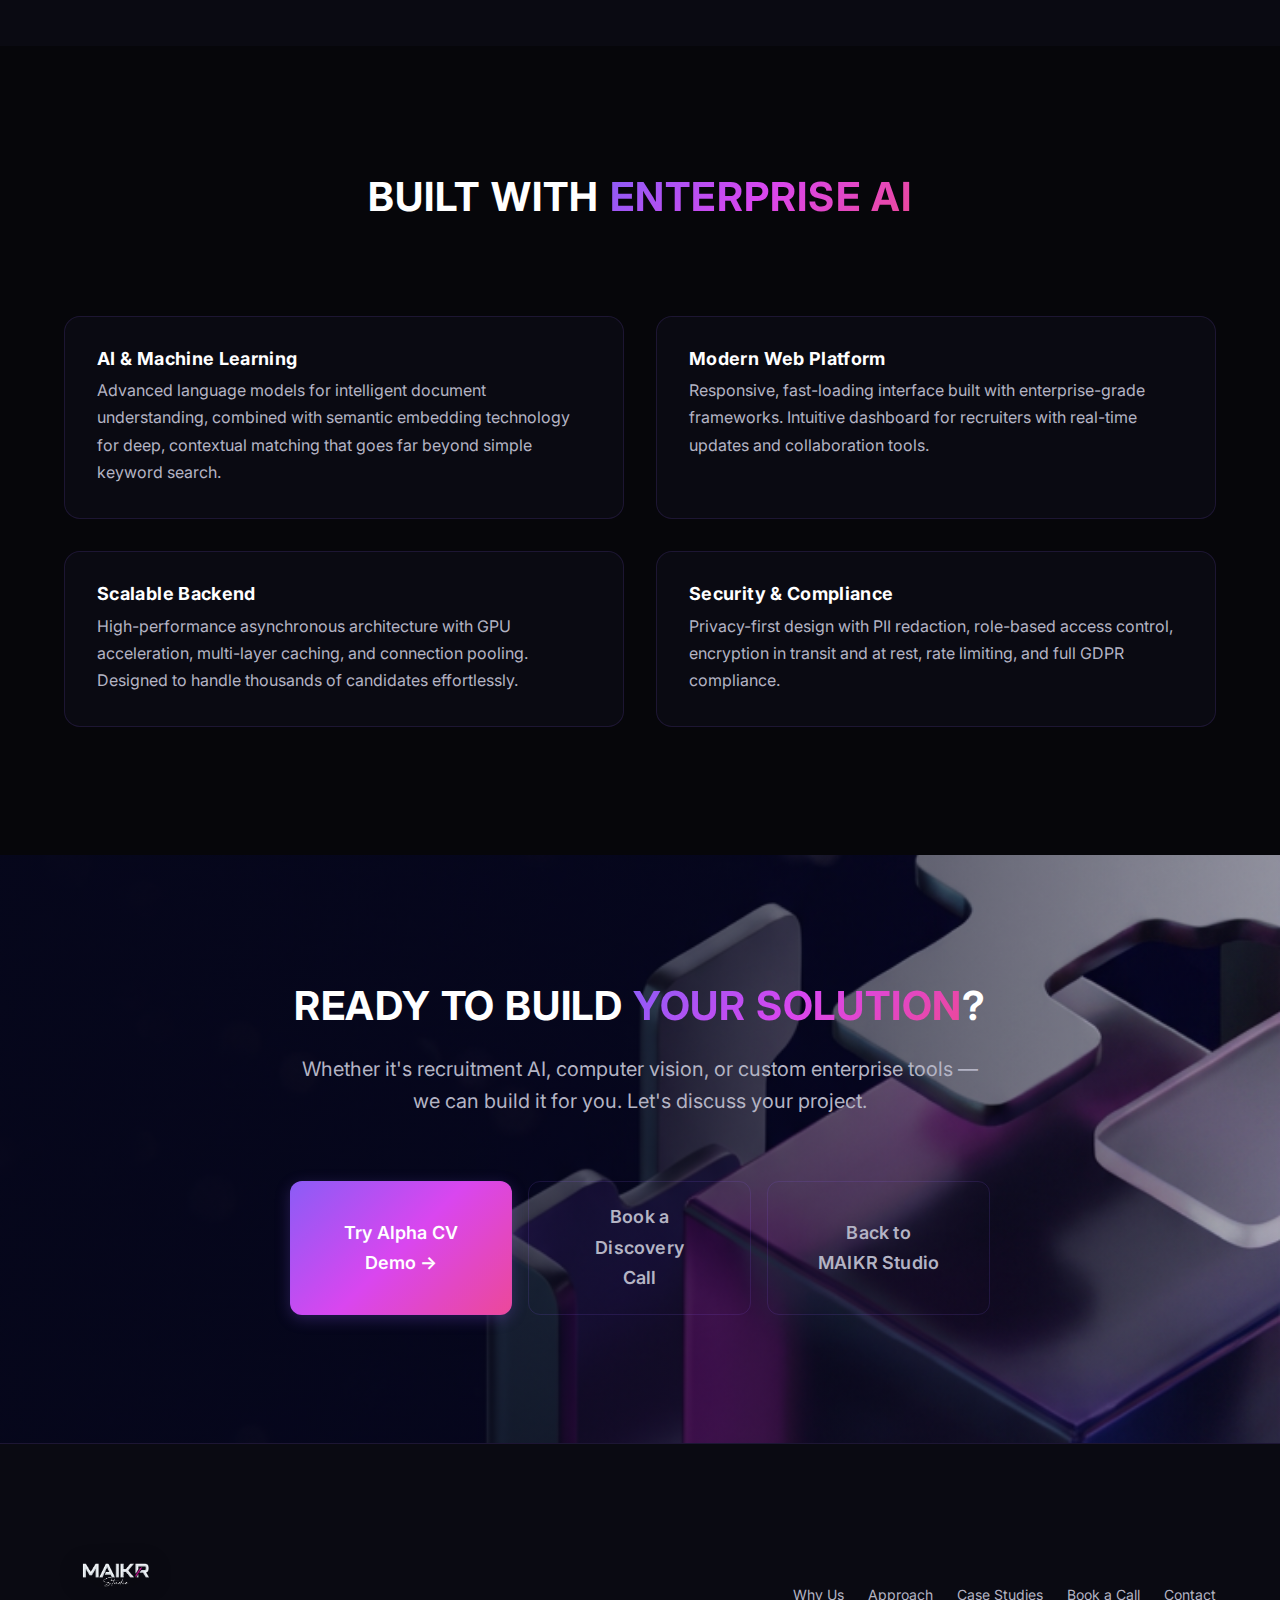
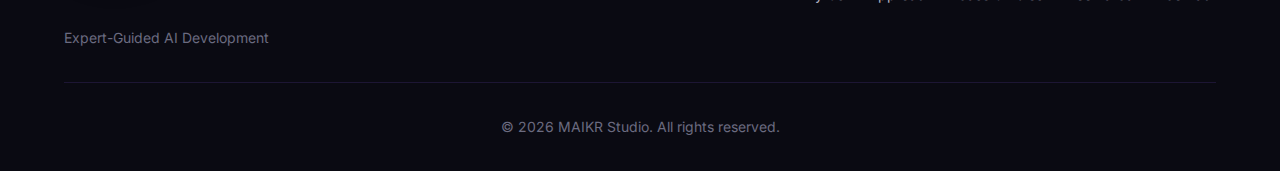
<file: alpha-cv.html>
<!DOCTYPE html>
<html lang="en">
<head>
    <meta charset="UTF-8">
    <meta name="viewport" content="width=device-width, initial-scale=1.0">
    
    <!-- Security Headers -->
    <meta http-equiv="X-Content-Type-Options" content="nosniff">
    <meta http-equiv="X-Frame-Options" content="SAMEORIGIN">
    <meta http-equiv="X-XSS-Protection" content="1; mode=block">
    <meta name="referrer" content="strict-origin-when-cross-origin">
    
    <!-- SEO & Social -->
    <meta name="description" content="Alpha CV - AI-Powered Recruitment Intelligence Platform built by MAIKR Studio. See how we automated hiring with 90% faster screening.">
    <meta property="og:title" content="Alpha CV Case Study | MAIKR Studio">
    <meta property="og:description" content="Enterprise AI recruitment platform - 90% faster screening, 65% faster hiring">
    <meta property="og:type" content="website">
    
    <title>Alpha CV Case Study | MAIKR Studio</title>
    <link rel="stylesheet" href="styles.css">
    <link rel="preconnect" href="https://fonts.googleapis.com">
    <link rel="preconnect" href="https://fonts.gstatic.com" crossorigin>
    <link href="https://fonts.googleapis.com/css2?family=Inter:wght@300;400;500;600;700;800&display=swap" rel="stylesheet">
</head>
<body>
    <!-- Navigation -->
    <nav class="navbar">
        <div class="nav-container">
            <a href="index.html" class="logo">
                <img src="assets/maikr_logo.png" alt="MAIKR Studio" class="logo-img">
            </a>
            <ul class="nav-links">
                <li><a href="index.html#why">Why Us</a></li>
                <li><a href="index.html#approach">Approach</a></li>
                <li><a href="index.html#casestudies">Case Studies</a></li>
                <li><a href="index.html#booking" class="nav-cta">Book a Call</a></li>
            </ul>
            <button class="mobile-menu-btn" aria-label="Toggle menu">
                <span></span>
                <span></span>
                <span></span>
            </button>
        </div>
    </nav>

    <!-- Case Study Hero -->
    <section class="cs-hero">
        <div class="hero-bg" style="background-image: url('assets/bg_hero_9x16.png');"></div>
        <div class="hero-overlay"></div>
        <div class="container">
            <div class="cs-hero-content">
                <a href="index.html#casestudies" class="cs-back-link">&larr; Back to Case Studies</a>
                <div class="cs-hero-badge">CASE STUDY</div>
                <h1 class="cs-hero-title">
                    <span class="gradient-text">ALPHA CV</span>
                </h1>
                <p class="cs-hero-tagline">AI-Powered Recruitment Intelligence Platform</p>
                <p class="cs-hero-description">
                    Transform talent acquisition with enterprise-grade AI matching, automated CV processing, and intelligent candidate ranking.
                </p>
                <div class="cs-hero-metrics">
                    <div class="cs-metric">
                        <span class="cs-metric-value">90%</span>
                        <span class="cs-metric-label">Faster Screening</span>
                    </div>
                    <div class="cs-metric">
                        <span class="cs-metric-value">65%</span>
                        <span class="cs-metric-label">Faster Time-to-Hire</span>
                    </div>
                    <div class="cs-metric">
                        <span class="cs-metric-value">40%</span>
                        <span class="cs-metric-label">Better Candidate Quality</span>
                    </div>
                    <div class="cs-metric">
                        <span class="cs-metric-value">75%</span>
                        <span class="cs-metric-label">Less Drop-off</span>
                    </div>
                </div>
                <div class="cs-hero-cta">
                    <a href="https://alphacvdemo.vercel.app/" target="_blank" rel="noopener noreferrer" class="btn btn-primary btn-large">Try Live Demo →</a>
                    <p class="cs-demo-note">Explore the platform with pre-loaded data • No signup required</p>
                </div>
            </div>
        </div>
    </section>

    <!-- The Challenge -->
    <section class="section cs-section">
        <div class="container">
            <h2 class="section-title">THE <span class="gradient-text">CHALLENGE</span></h2>
            <p class="cs-section-intro">
                Our client, a growing recruitment firm, was drowning in manual processes that couldn't scale.
            </p>
            <div class="cs-challenge-grid">
                <div class="cs-challenge-card">
                    <div class="cs-challenge-icon">
                        <svg xmlns="http://www.w3.org/2000/svg" viewBox="0 0 24 24" fill="none" stroke="currentColor" stroke-width="1.5">
                            <circle cx="12" cy="12" r="10"/>
                            <polyline points="12 6 12 12 16 14"/>
                        </svg>
                    </div>
                    <h3>Time Waste</h3>
                    <p>60–80% of recruiter time was spent manually screening resumes — hours reading through hundreds of applications for each position.</p>
                </div>
                <div class="cs-challenge-card">
                    <div class="cs-challenge-icon">
                        <svg xmlns="http://www.w3.org/2000/svg" viewBox="0 0 24 24" fill="none" stroke="currentColor" stroke-width="1.5">
                            <path d="M17 21v-2a4 4 0 0 0-4-4H5a4 4 0 0 0-4 4v2"/>
                            <circle cx="9" cy="7" r="4"/>
                            <line x1="19" y1="8" x2="19" y2="14"/>
                            <line x1="22" y1="11" x2="16" y2="11"/>
                        </svg>
                    </div>
                    <h3>Missed Talent</h3>
                    <p>Qualified candidates were getting buried in hundreds of applications. Traditional keyword search couldn't identify transferable skills or equivalent experience.</p>
                </div>
                <div class="cs-challenge-card">
                    <div class="cs-challenge-icon">
                        <svg xmlns="http://www.w3.org/2000/svg" viewBox="0 0 24 24" fill="none" stroke="currentColor" stroke-width="1.5">
                            <path d="M10.29 3.86L1.82 18a2 2 0 0 0 1.71 3h16.94a2 2 0 0 0 1.71-3L13.71 3.86a2 2 0 0 0-3.42 0z"/>
                            <line x1="12" y1="9" x2="12" y2="13"/>
                            <line x1="12" y1="17" x2="12.01" y2="17"/>
                        </svg>
                    </div>
                    <h3>Slow Hiring</h3>
                    <p>2–3 weeks to first interview, inconsistent quality across hires, and 40–60% application drop-off rates were costing the business.</p>
                </div>
            </div>
        </div>
    </section>

    <!-- Our Solution -->
    <section class="section cs-section cs-section-alt">
        <div class="container">
            <h2 class="section-title">OUR <span class="gradient-text">SOLUTION</span></h2>
            <p class="cs-section-intro">
                We built Alpha CV — an AI-powered platform that automates the entire hiring pipeline, from CV ingestion to intelligent candidate ranking.
            </p>
            <div class="cs-solution-overview">
                <div class="cs-solution-card">
                    <div class="cs-solution-icon">
                        <svg xmlns="http://www.w3.org/2000/svg" viewBox="0 0 24 24" fill="none" stroke="currentColor" stroke-width="1.5">
                            <path d="M12 2L2 7l10 5 10-5-10-5zM2 17l10 5 10-5M2 12l10 5 10-5"/>
                        </svg>
                    </div>
                    <h3>Smart AI Matching</h3>
                    <p>Advanced semantic understanding that goes beyond keywords. The system recognizes that "React" implies "JavaScript", and "AWS" experience is comparable to "Azure".</p>
                </div>
                <div class="cs-solution-card">
                    <div class="cs-solution-icon">
                        <svg xmlns="http://www.w3.org/2000/svg" viewBox="0 0 24 24" fill="none" stroke="currentColor" stroke-width="1.5">
                            <rect x="2" y="3" width="20" height="14" rx="2" ry="2"/>
                            <line x1="8" y1="21" x2="16" y2="21"/>
                            <line x1="12" y1="17" x2="12" y2="21"/>
                        </svg>
                    </div>
                    <h3>Automated Processing</h3>
                    <p>Handles any CV format — PDF, Word, images, scanned documents — with intelligent parsing that extracts skills, experience, and qualifications automatically.</p>
                </div>
                <div class="cs-solution-card">
                    <div class="cs-solution-icon">
                        <svg xmlns="http://www.w3.org/2000/svg" viewBox="0 0 24 24" fill="none" stroke="currentColor" stroke-width="1.5">
                            <polyline points="22 12 18 12 15 21 9 3 6 12 2 12"/>
                        </svg>
                    </div>
                    <h3>Intelligent Ranking</h3>
                    <p>Delivers the top candidates with detailed match explanations — showing exactly why each candidate fits and where the gaps are, enabling confident decisions.</p>
                </div>
                <div class="cs-solution-card">
                    <div class="cs-solution-icon">
                        <svg xmlns="http://www.w3.org/2000/svg" viewBox="0 0 24 24" fill="none" stroke="currentColor" stroke-width="1.5">
                            <rect x="3" y="11" width="18" height="11" rx="2" ry="2"/>
                            <path d="M7 11V7a5 5 0 0 1 10 0v4"/>
                        </svg>
                    </div>
                    <h3>Privacy-First</h3>
                    <p>Personal information is extracted for records but redacted before any AI processing. Enterprise-grade security with GDPR compliance built in from day one.</p>
                </div>
            </div>
        </div>
    </section>

    <!-- How It Works -->
    <section class="section cs-section">
        <div class="container">
            <h2 class="section-title">HOW IT <span class="gradient-text">WORKS</span></h2>
            <p class="cs-section-intro">
                A streamlined five-step pipeline that takes hiring from weeks to days.
            </p>
            <div class="cs-workflow">
                <div class="cs-workflow-step">
                    <div class="cs-step-number">01</div>
                    <div class="cs-step-content">
                        <h3>HR Posts a Job</h3>
                        <p>Upload a job description (PDF or Word) or enter it manually. AI automatically extracts skills, responsibilities, and requirements. A public career page is generated instantly.</p>
                    </div>
                </div>
                <div class="cs-workflow-connector"></div>
                <div class="cs-workflow-step">
                    <div class="cs-step-number">02</div>
                    <div class="cs-step-content">
                        <h3>Candidates Apply</h3>
                        <p>Via a public job page (no login required) or by sending their CV to a dedicated email inbox. Zero-friction for candidates means higher application rates.</p>
                    </div>
                </div>
                <div class="cs-workflow-connector"></div>
                <div class="cs-workflow-step">
                    <div class="cs-step-number">03</div>
                    <div class="cs-step-content">
                        <h3>AI Processing</h3>
                        <p>Documents are parsed automatically — PDFs, Word files, even scanned images via OCR. The AI structures every CV into a standardized format, extracting skills, experience, and qualifications.</p>
                    </div>
                </div>
                <div class="cs-workflow-connector"></div>
                <div class="cs-workflow-step">
                    <div class="cs-step-number">04</div>
                    <div class="cs-step-content">
                        <h3>Smart Matching</h3>
                        <p>Multi-layered AI analysis calculates deep semantic similarity between candidates and job requirements. Each candidate receives a composite score with detailed explanations.</p>
                    </div>
                </div>
                <div class="cs-workflow-connector"></div>
                <div class="cs-workflow-step">
                    <div class="cs-step-number">05</div>
                    <div class="cs-step-content">
                        <h3>HR Reviews Results</h3>
                        <p>A ranked candidate list with match explanations, key strengths, gaps, and recommendations. Shortlist top candidates, schedule interviews, and make data-backed decisions.</p>
                    </div>
                </div>
            </div>
        </div>
    </section>

    <!-- Key Features -->
    <section class="section cs-section cs-section-alt">
        <div class="container">
            <h2 class="section-title">KEY <span class="gradient-text">FEATURES</span></h2>
            <div class="cs-features-grid">
                <div class="cs-feature">
                    <div class="cs-feature-icon">
                        <svg xmlns="http://www.w3.org/2000/svg" viewBox="0 0 24 24" fill="none" stroke="currentColor" stroke-width="1.5">
                            <path d="M14 2H6a2 2 0 0 0-2 2v16a2 2 0 0 0 2 2h12a2 2 0 0 0 2-2V8z"/>
                            <polyline points="14 2 14 8 20 8"/>
                            <line x1="16" y1="13" x2="8" y2="13"/>
                            <line x1="16" y1="17" x2="8" y2="17"/>
                        </svg>
                    </div>
                    <h3>Smart Job Posting</h3>
                    <p>Upload any job description and AI automatically extracts requirements. Public career pages generated instantly with unique tracking IDs.</p>
                </div>
                <div class="cs-feature">
                    <div class="cs-feature-icon">
                        <svg xmlns="http://www.w3.org/2000/svg" viewBox="0 0 24 24" fill="none" stroke="currentColor" stroke-width="1.5">
                            <path d="M4 4h16c1.1 0 2 .9 2 2v12c0 1.1-.9 2-2 2H4c-1.1 0-2-.9-2-2V6c0-1.1.9-2 2-2z"/>
                            <polyline points="22,6 12,13 2,6"/>
                        </svg>
                    </div>
                    <h3>Automated Email Intake</h3>
                    <p>Candidates can email their CVs directly. The system monitors the inbox, extracts attachments, processes them, and creates profiles automatically.</p>
                </div>
                <div class="cs-feature">
                    <div class="cs-feature-icon">
                        <svg xmlns="http://www.w3.org/2000/svg" viewBox="0 0 24 24" fill="none" stroke="currentColor" stroke-width="1.5">
                            <circle cx="11" cy="11" r="8"/>
                            <line x1="21" y1="21" x2="16.65" y2="16.65"/>
                        </svg>
                    </div>
                    <h3>Advanced Search & Filters</h3>
                    <p>Filter candidates by skills, education, domains, or experience. Full-text search across all CV content with tagging and organization tools.</p>
                </div>
                <div class="cs-feature">
                    <div class="cs-feature-icon">
                        <svg xmlns="http://www.w3.org/2000/svg" viewBox="0 0 24 24" fill="none" stroke="currentColor" stroke-width="1.5">
                            <path d="M21 15a2 2 0 0 1-2 2H7l-4 4V5a2 2 0 0 1 2-2h14a2 2 0 0 1 2 2z"/>
                        </svg>
                    </div>
                    <h3>Explainable AI</h3>
                    <p>Every match score includes detailed reasoning — know exactly why a candidate scored 85% vs 72%. No black box decisions.</p>
                </div>
                <div class="cs-feature">
                    <div class="cs-feature-icon">
                        <svg xmlns="http://www.w3.org/2000/svg" viewBox="0 0 24 24" fill="none" stroke="currentColor" stroke-width="1.5">
                            <path d="M13 2L3 14h9l-1 8 10-12h-9l1-8z"/>
                        </svg>
                    </div>
                    <h3>GPU-Accelerated</h3>
                    <p>End-to-end GPU pipeline processes hundreds of candidates in seconds. Batch processing means results are ready almost instantly.</p>
                </div>
                <div class="cs-feature">
                    <div class="cs-feature-icon">
                        <svg xmlns="http://www.w3.org/2000/svg" viewBox="0 0 24 24" fill="none" stroke="currentColor" stroke-width="1.5">
                            <path d="M16 21v-2a4 4 0 0 0-4-4H5a4 4 0 0 0-4 4v2"/>
                            <circle cx="8.5" cy="7" r="4"/>
                            <polyline points="17 11 19 13 23 9"/>
                        </svg>
                    </div>
                    <h3>Fair Evaluation</h3>
                    <p>AI-based matching reduces unconscious bias. Semantic understanding recognizes transferable skills. Objective scoring based on actual qualifications.</p>
                </div>
            </div>
        </div>
    </section>

    <!-- Business Impact -->
    <section class="section cs-section">
        <div class="container">
            <h2 class="section-title">BUSINESS <span class="gradient-text">IMPACT</span></h2>
            <p class="cs-section-intro">
                Measurable results that transformed our client's hiring operation.
            </p>
            <div class="cs-impact-grid">
                <div class="cs-impact-card">
                    <div class="cs-impact-label">Time to Screen 100 CVs</div>
                    <div class="cs-impact-comparison">
                        <div class="cs-impact-before">
                            <span class="cs-impact-tag">Before</span>
                            <span class="cs-impact-val">15–20 hours</span>
                        </div>
                        <div class="cs-impact-arrow">→</div>
                        <div class="cs-impact-after">
                            <span class="cs-impact-tag">After</span>
                            <span class="cs-impact-val">4 minutes</span>
                        </div>
                    </div>
                </div>
                <div class="cs-impact-card">
                    <div class="cs-impact-label">Time to First Interview</div>
                    <div class="cs-impact-comparison">
                        <div class="cs-impact-before">
                            <span class="cs-impact-tag">Before</span>
                            <span class="cs-impact-val">2–3 weeks</span>
                        </div>
                        <div class="cs-impact-arrow">→</div>
                        <div class="cs-impact-after">
                            <span class="cs-impact-tag">After</span>
                            <span class="cs-impact-val">3–5 days</span>
                        </div>
                    </div>
                </div>
                <div class="cs-impact-card">
                    <div class="cs-impact-label">Candidate Quality</div>
                    <div class="cs-impact-comparison">
                        <div class="cs-impact-before">
                            <span class="cs-impact-tag">Before</span>
                            <span class="cs-impact-val">Inconsistent</span>
                        </div>
                        <div class="cs-impact-arrow">→</div>
                        <div class="cs-impact-after">
                            <span class="cs-impact-tag">After</span>
                            <span class="cs-impact-val">Top 10% ranked</span>
                        </div>
                    </div>
                </div>
                <div class="cs-impact-card">
                    <div class="cs-impact-label">Application Drop-off</div>
                    <div class="cs-impact-comparison">
                        <div class="cs-impact-before">
                            <span class="cs-impact-tag">Before</span>
                            <span class="cs-impact-val">40–60%</span>
                        </div>
                        <div class="cs-impact-arrow">→</div>
                        <div class="cs-impact-after">
                            <span class="cs-impact-tag">After</span>
                            <span class="cs-impact-val">10–15%</span>
                        </div>
                    </div>
                </div>
            </div>
        </div>
    </section>

    <!-- Industries -->
    <section class="section cs-section cs-section-alt">
        <div class="container">
            <h2 class="section-title">INDUSTRIES <span class="gradient-text">SERVED</span></h2>
            <p class="cs-section-intro">
                Alpha CV adapts to any industry's unique requirements and terminology.
            </p>
            <div class="cs-industries-grid">
                <div class="cs-industry">
                    <div class="cs-industry-icon">
                        <svg xmlns="http://www.w3.org/2000/svg" viewBox="0 0 24 24" fill="none" stroke="currentColor" stroke-width="1.5">
                            <rect x="2" y="3" width="20" height="14" rx="2" ry="2"/>
                            <line x1="8" y1="21" x2="16" y2="21"/>
                            <line x1="12" y1="17" x2="12" y2="21"/>
                        </svg>
                    </div>
                    <h3>Technology</h3>
                    <p>Complex technical roles, emerging tech stacks, technology equivalences (AWS ↔ Azure, React ↔ Vue)</p>
                </div>
                <div class="cs-industry">
                    <div class="cs-industry-icon">
                        <svg xmlns="http://www.w3.org/2000/svg" viewBox="0 0 24 24" fill="none" stroke="currentColor" stroke-width="1.5">
                            <line x1="12" y1="1" x2="12" y2="23"/>
                            <path d="M17 5H9.5a3.5 3.5 0 0 0 0 7h5a3.5 3.5 0 0 1 0 7H6"/>
                        </svg>
                    </div>
                    <h3>Financial Services</h3>
                    <p>Regulatory knowledge (FINRA, GDPR), financial certifications (CFA, CPA), compliance experience</p>
                </div>
                <div class="cs-industry">
                    <div class="cs-industry-icon">
                        <svg xmlns="http://www.w3.org/2000/svg" viewBox="0 0 24 24" fill="none" stroke="currentColor" stroke-width="1.5">
                            <path d="M22 12h-4l-3 9L9 3l-3 9H2"/>
                        </svg>
                    </div>
                    <h3>Healthcare</h3>
                    <p>Medical credentials and licenses, specific clinical experience, certification verification</p>
                </div>
                <div class="cs-industry">
                    <div class="cs-industry-icon">
                        <svg xmlns="http://www.w3.org/2000/svg" viewBox="0 0 24 24" fill="none" stroke="currentColor" stroke-width="1.5">
                            <path d="M2 20h20M5 20V8l7-5 7 5v12"/>
                            <path d="M9 20v-5h6v5"/>
                        </svg>
                    </div>
                    <h3>Manufacturing</h3>
                    <p>Technical certifications, safety credentials, hands-on operational experience matching</p>
                </div>
            </div>
        </div>
    </section>

    <!-- Technology Section -->
    <section class="section cs-section">
        <div class="container">
            <h2 class="section-title">BUILT WITH <span class="gradient-text">ENTERPRISE AI</span></h2>
            <div class="cs-tech-overview">
                <div class="cs-tech-card">
                    <h3>AI & Machine Learning</h3>
                    <p>Advanced language models for intelligent document understanding, combined with semantic embedding technology for deep, contextual matching that goes far beyond simple keyword search.</p>
                </div>
                <div class="cs-tech-card">
                    <h3>Modern Web Platform</h3>
                    <p>Responsive, fast-loading interface built with enterprise-grade frameworks. Intuitive dashboard for recruiters with real-time updates and collaboration tools.</p>
                </div>
                <div class="cs-tech-card">
                    <h3>Scalable Backend</h3>
                    <p>High-performance asynchronous architecture with GPU acceleration, multi-layer caching, and connection pooling. Designed to handle thousands of candidates effortlessly.</p>
                </div>
                <div class="cs-tech-card">
                    <h3>Security & Compliance</h3>
                    <p>Privacy-first design with PII redaction, role-based access control, encryption in transit and at rest, rate limiting, and full GDPR compliance.</p>
                </div>
            </div>
        </div>
    </section>

    <!-- CTA Section -->
    <section class="section section-cta cs-cta">
        <div class="cta-bg" style="background-image: url('assets/bg_cta_9x16.png');"></div>
        <div class="cta-overlay"></div>
        <div class="container">
            <div class="cta-content">
                <h2 class="cta-title">READY TO BUILD <span class="gradient-text">YOUR SOLUTION</span>?</h2>
                <p class="cta-text">
                    Whether it's recruitment AI, computer vision, or custom enterprise tools — we can build it for you. Let's discuss your project.
                </p>
                <div class="cs-cta-buttons">
                    <a href="https://alphacvdemo.vercel.app/" target="_blank" rel="noopener noreferrer" class="btn btn-primary btn-large">Try Alpha CV Demo →</a>
                    <a href="index.html#booking" class="btn btn-secondary btn-large">Book a Discovery Call</a>
                    <a href="index.html" class="btn btn-secondary btn-large">Back to MAIKR Studio</a>
                </div>
            </div>
        </div>
    </section>

    <!-- Footer -->
    <footer class="footer">
        <div class="container">
            <div class="footer-content">
                <div class="footer-brand">
                    <img src="assets/maikr_logo.png" alt="MAIKR Studio" class="footer-logo-img">
                    <p>Expert-Guided AI Development</p>
                </div>
                <div class="footer-links">
                    <a href="index.html#why">Why Us</a>
                    <a href="index.html#approach">Approach</a>
                    <a href="index.html#casestudies">Case Studies</a>
                    <a href="index.html#booking">Book a Call</a>
                    <a href="index.html#contact">Contact</a>
                </div>
            </div>
            <div class="footer-bottom">
                <p>&copy; 2026 MAIKR Studio. All rights reserved.</p>
            </div>
        </div>
    </footer>

    <script src="script.js"></script>
</body>
</html>
</file>
<file: styles.css>
/* ========================================
   MAIKR Studio - Premium AI Landing Page
   Mobile-First Design System
   ======================================== */

/* ========================================
   CSS Variables / Design Tokens
   ======================================== */
:root {
    /* Background Colors */
    --color-bg-primary: #06060a;
    --color-bg-secondary: #0a0a12;
    --color-bg-tertiary: #0e0e18;
    --color-bg-card: rgba(14, 14, 24, 0.6);
    --color-bg-card-solid: #12121e;
    --color-bg-card-hover: rgba(20, 20, 35, 0.8);
    --color-bg-glass: rgba(14, 14, 24, 0.4);
    
    /* Accent Colors */
    --color-accent-purple: #8b5cf6;
    --color-accent-purple-light: #a78bfa;
    --color-accent-magenta: #d946ef;
    --color-accent-pink: #ec4899;
    --color-accent-blue: #3b82f6;
    --color-accent-cyan: #22d3ee;
    
    /* Text Colors */
    --color-text-primary: #ffffff;
    --color-text-secondary: #b4b4c4;
    --color-text-muted: #6b6b80;
    --color-text-dim: #4a4a5c;
    
    /* Gradients */
    --gradient-primary: linear-gradient(135deg, var(--color-accent-purple) 0%, var(--color-accent-magenta) 50%, var(--color-accent-pink) 100%);
    --gradient-secondary: linear-gradient(135deg, var(--color-accent-purple) 0%, var(--color-accent-blue) 100%);
    --gradient-subtle: linear-gradient(135deg, rgba(139, 92, 246, 0.08) 0%, rgba(217, 70, 239, 0.08) 100%);
    --gradient-glow: linear-gradient(135deg, rgba(139, 92, 246, 0.2) 0%, rgba(217, 70, 239, 0.2) 100%);
    --gradient-border: linear-gradient(135deg, rgba(139, 92, 246, 0.5) 0%, rgba(217, 70, 239, 0.3) 50%, rgba(139, 92, 246, 0.5) 100%);
    
    /* Borders */
    --border-color: rgba(139, 92, 246, 0.15);
    --border-color-hover: rgba(139, 92, 246, 0.35);
    --border-color-active: rgba(139, 92, 246, 0.5);
    --border-radius-sm: 8px;
    --border-radius-md: 12px;
    --border-radius-lg: 16px;
    --border-radius-xl: 24px;
    
    /* Shadows & Glows */
    --shadow-sm: 0 2px 8px rgba(0, 0, 0, 0.3);
    --shadow-md: 0 4px 20px rgba(0, 0, 0, 0.4);
    --shadow-lg: 0 8px 40px rgba(0, 0, 0, 0.5);
    --shadow-glow-sm: 0 0 20px rgba(139, 92, 246, 0.15);
    --shadow-glow-md: 0 0 40px rgba(139, 92, 246, 0.2);
    --shadow-glow-lg: 0 0 60px rgba(139, 92, 246, 0.25);
    --shadow-glow-intense: 0 0 80px rgba(139, 92, 246, 0.35);
    
    /* Typography */
    --font-family: 'Inter', -apple-system, BlinkMacSystemFont, 'Segoe UI', Roboto, sans-serif;
    --font-size-xs: 0.75rem;
    --font-size-sm: 0.875rem;
    --font-size-base: 1rem;
    --font-size-lg: 1.125rem;
    --font-size-xl: 1.25rem;
    --font-size-2xl: 1.5rem;
    --font-size-3xl: 2rem;
    --font-size-4xl: 2.5rem;
    --font-size-5xl: 3.5rem;
    --font-size-6xl: 4.5rem;
    
    /* Spacing */
    --space-xs: 4px;
    --space-sm: 8px;
    --space-md: 16px;
    --space-lg: 24px;
    --space-xl: 32px;
    --space-2xl: 48px;
    --space-3xl: 64px;
    --space-4xl: 96px;
    --space-5xl: 128px;
    
    /* Transitions */
    --transition-fast: 0.15s ease;
    --transition-base: 0.25s ease;
    --transition-slow: 0.4s ease;
    --transition-slower: 0.6s ease;
    
    /* Layout */
    --container-max: 1200px;
    --navbar-height: 72px;
}

/* ========================================
   Reset & Base Styles
   ======================================== */
*, *::before, *::after {
    margin: 0;
    padding: 0;
    box-sizing: border-box;
}

html {
    scroll-behavior: smooth;
    -webkit-font-smoothing: antialiased;
    -moz-osx-font-smoothing: grayscale;
}

body {
    font-family: var(--font-family);
    font-size: var(--font-size-base);
    line-height: 1.7;
    color: var(--color-text-primary);
    background-color: var(--color-bg-primary);
    overflow-x: hidden;
}

::selection {
    background: rgba(139, 92, 246, 0.3);
    color: var(--color-text-primary);
}

img {
    max-width: 100%;
    height: auto;
    display: block;
}

a {
    color: inherit;
    text-decoration: none;
}

button {
    font-family: inherit;
    cursor: pointer;
}

/* ========================================
   Layout Components
   ======================================== */
.container {
    width: 100%;
    max-width: var(--container-max);
    margin: 0 auto;
    padding: 0 var(--space-md);
}

@media (min-width: 768px) {
    .container {
        padding: 0 var(--space-lg);
    }
}

/* ========================================
   Typography
   ======================================== */
h1, h2, h3, h4, h5, h6 {
    font-weight: 700;
    line-height: 1.15;
    letter-spacing: 0.02em;
    color: var(--color-text-primary);
}

.section-title {
    text-transform: uppercase;
    letter-spacing: 0.03em;
}

.hero-title {
    text-transform: uppercase;
    letter-spacing: 0.02em;
}

.cta-title {
    text-transform: uppercase;
    letter-spacing: 0.02em;
}

.gradient-text {
    background: var(--gradient-primary);
    -webkit-background-clip: text;
    -webkit-text-fill-color: transparent;
    background-clip: text;
}

/* ========================================
   Buttons
   ======================================== */
.btn {
    position: relative;
    display: inline-flex;
    align-items: center;
    justify-content: center;
    gap: var(--space-sm);
    padding: 14px 28px;
    font-family: var(--font-family);
    font-size: var(--font-size-sm);
    font-weight: 600;
    letter-spacing: 0.01em;
    border: none;
    border-radius: var(--border-radius-md);
    cursor: pointer;
    transition: all var(--transition-base);
    overflow: hidden;
}

.btn-primary {
    background: var(--gradient-primary);
    color: var(--color-text-primary);
    box-shadow: 
        0 4px 15px rgba(139, 92, 246, 0.25),
        0 0 0 1px rgba(139, 92, 246, 0.1) inset;
}

.btn-primary::before {
    content: '';
    position: absolute;
    top: 0;
    left: 0;
    right: 0;
    bottom: 0;
    background: linear-gradient(135deg, rgba(255,255,255,0.1) 0%, transparent 50%);
    opacity: 0;
    transition: opacity var(--transition-base);
}

.btn-primary:hover {
    transform: translateY(-2px);
    box-shadow: 
        0 8px 25px rgba(139, 92, 246, 0.35),
        0 0 0 1px rgba(139, 92, 246, 0.2) inset,
        var(--shadow-glow-md);
}

.btn-primary:hover::before {
    opacity: 1;
}

.btn-primary:active {
    transform: translateY(0);
}

.btn-large {
    padding: 18px 40px;
    font-size: var(--font-size-base);
}

.btn-full {
    width: 100%;
}

@media (min-width: 768px) {
    .btn {
        padding: 16px 32px;
        font-size: var(--font-size-base);
    }
    
    .btn-large {
        padding: 20px 48px;
        font-size: var(--font-size-lg);
    }
}

/* ========================================
   Navigation
   ======================================== */
.navbar {
    position: fixed;
    top: 0;
    left: 0;
    right: 0;
    z-index: 1000;
    height: var(--navbar-height);
    display: flex;
    align-items: center;
    background: rgba(6, 6, 10, 0.7);
    backdrop-filter: blur(20px);
    -webkit-backdrop-filter: blur(20px);
    border-bottom: 1px solid transparent;
    transition: all var(--transition-base);
}

.navbar.scrolled {
    background: rgba(6, 6, 10, 0.9);
    border-bottom-color: var(--border-color);
    box-shadow: var(--shadow-md);
}

.nav-container {
    width: 100%;
    max-width: var(--container-max);
    margin: 0 auto;
    padding: 0 var(--space-md);
    display: flex;
    align-items: center;
    justify-content: space-between;
}

@media (min-width: 768px) {
    .nav-container {
        padding: 0 var(--space-lg);
    }
}

.logo {
    display: flex;
    align-items: center;
    transition: opacity var(--transition-fast);
}

.logo:hover {
    opacity: 0.85;
}

.logo-img {
    height: 100px;
    width: auto;
    filter: drop-shadow(0 4px 12px rgba(0, 0, 0, 0.4));
}

@media (min-width: 768px) {
    .logo-img {
        height: 120px;
    }
}

.footer-logo-img {
    height: 70px;
    width: auto;
    filter: drop-shadow(0 4px 12px rgba(0, 0, 0, 0.4));
    margin-bottom: var(--space-md);
}

/* Legacy text logo styles (kept for compatibility) */
.logo-maikr {
    font-size: var(--font-size-xl);
    font-weight: 800;
    letter-spacing: 0.15em;
    color: var(--color-text-primary);
    text-transform: uppercase;
}

.logo-studio {
    font-size: var(--font-size-sm);
    font-weight: 400;
    font-style: italic;
    letter-spacing: 0.05em;
    background: var(--gradient-primary);
    -webkit-background-clip: text;
    -webkit-text-fill-color: transparent;
    background-clip: text;
    margin-top: 2px;
}

.logo-accent {
    background: var(--gradient-primary);
    -webkit-background-clip: text;
    -webkit-text-fill-color: transparent;
    background-clip: text;
}

.nav-links {
    display: none;
    list-style: none;
}

.nav-links a {
    position: relative;
    color: var(--color-text-secondary);
    font-size: var(--font-size-sm);
    font-weight: 500;
    padding: var(--space-sm) 0;
    transition: color var(--transition-fast);
}

.nav-links a::after {
    content: '';
    position: absolute;
    bottom: 0;
    left: 0;
    width: 0;
    height: 2px;
    background: var(--gradient-primary);
    transition: width var(--transition-base);
}

.nav-links a:hover,
.nav-links a.active {
    color: var(--color-text-primary);
}

.nav-links a.active::after,
.nav-links a:hover::after {
    width: 100%;
}

.nav-cta {
    padding: 10px 20px !important;
    background: var(--gradient-primary);
    border-radius: var(--border-radius-sm);
    color: var(--color-text-primary) !important;
    box-shadow: 0 2px 10px rgba(139, 92, 246, 0.2);
}

.nav-cta::after {
    display: none !important;
}

.nav-cta:hover {
    box-shadow: 0 4px 20px rgba(139, 92, 246, 0.3);
    transform: translateY(-1px);
}

.mobile-menu-btn {
    display: flex;
    flex-direction: column;
    justify-content: center;
    gap: 5px;
    width: 32px;
    height: 32px;
    background: none;
    border: none;
    cursor: pointer;
    padding: 4px;
}

.mobile-menu-btn span {
    display: block;
    width: 100%;
    height: 2px;
    background: var(--color-text-primary);
    border-radius: 2px;
    transition: all var(--transition-fast);
    transform-origin: center;
}

.mobile-menu-btn.active span:nth-child(1) {
    transform: rotate(45deg) translate(5px, 5px);
}

.mobile-menu-btn.active span:nth-child(2) {
    opacity: 0;
    transform: scaleX(0);
}

.mobile-menu-btn.active span:nth-child(3) {
    transform: rotate(-45deg) translate(5px, -5px);
}

/* Mobile Menu */
@media (max-width: 767px) {
    .nav-links {
        position: fixed;
        top: var(--navbar-height);
        left: 0;
        right: 0;
        flex-direction: column;
        background: rgba(6, 6, 10, 0.98);
        backdrop-filter: blur(20px);
        -webkit-backdrop-filter: blur(20px);
        padding: var(--space-lg);
        gap: var(--space-md);
        border-bottom: 1px solid var(--border-color);
        transform: translateY(-100%);
        opacity: 0;
        visibility: hidden;
        transition: all var(--transition-base);
    }

    .nav-links.active {
        display: flex;
        transform: translateY(0);
        opacity: 1;
        visibility: visible;
    }

    .nav-links li {
        width: 100%;
    }

    .nav-links a {
        display: block;
        padding: var(--space-md);
        font-size: var(--font-size-base);
    }

    .nav-cta {
        text-align: center;
        margin-top: var(--space-sm);
    }
}

@media (min-width: 768px) {
    .nav-links {
        display: flex;
        align-items: center;
        gap: var(--space-xl);
    }

    .mobile-menu-btn {
        display: none;
    }
}

/* ========================================
   Hero Section
   ======================================== */
.hero {
    position: relative;
    min-height: 100vh;
    display: flex;
    align-items: center;
    justify-content: center;
    padding: calc(var(--navbar-height) + var(--space-3xl)) var(--space-md) var(--space-3xl);
    overflow: hidden;
}

.hero-bg {
    position: absolute;
    inset: 0;
    background-size: cover;
    background-position: center;
    background-repeat: no-repeat;
    pointer-events: none;
}

.hero-overlay {
    position: absolute;
    inset: 0;
    background: 
        linear-gradient(90deg, rgba(4, 6, 18, 0.88) 0%, rgba(4, 6, 18, 0.68) 52%, rgba(4, 6, 18, 0.15) 100%),
        radial-gradient(600px 600px at 100% 70%, rgba(226, 50, 156, 0.22), transparent 55%);
    pointer-events: none;
}

.hero-bg::after {
    content: '';
    position: absolute;
    inset: 0;
    background: linear-gradient(180deg, transparent 60%, var(--color-bg-primary) 100%);
    pointer-events: none;
}

.hero-content {
    position: relative;
    z-index: 1;
    text-align: center;
    max-width: 900px;
    margin: 0 auto;
}

.hero-title {
    font-size: clamp(var(--font-size-3xl), 7vw, var(--font-size-6xl));
    font-weight: 800;
    margin-bottom: var(--space-lg);
    line-height: 1.05;
    letter-spacing: -0.03em;
}

.hero-subtitle {
    font-size: clamp(var(--font-size-base), 2.5vw, var(--font-size-xl));
    color: var(--color-text-secondary);
    margin-bottom: var(--space-2xl);
    font-weight: 400;
    line-height: 1.6;
}

@media (min-width: 768px) {
    .hero {
        padding: calc(var(--navbar-height) + var(--space-4xl)) var(--space-lg) var(--space-4xl);
    }
    
    .hero-subtitle {
        margin-bottom: var(--space-3xl);
    }
}

/* ========================================
   Section Base Styles
   ======================================== */
.section {
    position: relative;
    padding: var(--space-4xl) 0;
    overflow: hidden;
}

.section-title {
    font-size: clamp(var(--font-size-2xl), 5vw, var(--font-size-4xl));
    text-align: center;
    margin-bottom: var(--space-3xl);
    font-weight: 700;
}

@media (min-width: 768px) {
    .section {
        padding: var(--space-5xl) 0;
    }
    
    .section-title {
        margin-bottom: var(--space-4xl);
    }
}

/* ========================================
   Glass Card Component
   ======================================== */
.glass-card {
    position: relative;
    background: var(--color-bg-card);
    backdrop-filter: blur(10px);
    -webkit-backdrop-filter: blur(10px);
    border: 1px solid var(--border-color);
    border-radius: var(--border-radius-lg);
    transition: all var(--transition-base);
}

.glass-card::before {
    content: '';
    position: absolute;
    inset: 0;
    border-radius: inherit;
    padding: 1px;
    background: var(--gradient-border);
    -webkit-mask: linear-gradient(#fff 0 0) content-box, linear-gradient(#fff 0 0);
    -webkit-mask-composite: xor;
    mask-composite: exclude;
    opacity: 0;
    transition: opacity var(--transition-base);
    pointer-events: none;
}

.glass-card:hover {
    border-color: var(--border-color-hover);
    transform: translateY(-4px);
    box-shadow: var(--shadow-glow-sm);
}

.glass-card:hover::before {
    opacity: 1;
}

/* ========================================
   Why Section
   ======================================== */
.section-why {
    background: var(--color-bg-secondary);
}

.section-why::before {
    content: '';
    position: absolute;
    top: 0;
    left: 0;
    right: 0;
    height: 1px;
    background: linear-gradient(90deg, transparent 0%, var(--border-color) 50%, transparent 100%);
}

.why-content {
    display: grid;
    gap: var(--space-lg);
    max-width: 800px;
    margin: 0 auto;
}

.why-card {
    position: relative;
    padding: var(--space-xl);
    background: var(--color-bg-card);
    backdrop-filter: blur(10px);
    -webkit-backdrop-filter: blur(10px);
    border: 1px solid var(--border-color);
    border-radius: var(--border-radius-lg);
    transition: all var(--transition-base);
}

.why-card::before {
    content: '';
    position: absolute;
    inset: 0;
    border-radius: inherit;
    padding: 1px;
    background: var(--gradient-border);
    -webkit-mask: linear-gradient(#fff 0 0) content-box, linear-gradient(#fff 0 0);
    -webkit-mask-composite: xor;
    mask-composite: exclude;
    opacity: 0;
    transition: opacity var(--transition-base);
    pointer-events: none;
}

.why-card:hover {
    border-color: var(--border-color-hover);
    transform: translateY(-4px);
    box-shadow: var(--shadow-glow-sm);
}

.why-card:hover::before {
    opacity: 1;
}

.why-card-highlight {
    background: var(--gradient-subtle);
    border-color: var(--color-accent-purple);
}

.why-card-highlight::before {
    opacity: 0.5;
}

.why-text-large {
    font-size: clamp(var(--font-size-lg), 3vw, var(--font-size-2xl));
    line-height: 1.5;
    color: var(--color-text-primary);
    font-weight: 500;
}

.why-text {
    font-size: var(--font-size-base);
    color: var(--color-text-secondary);
    line-height: 1.8;
}

.why-text strong {
    color: var(--color-text-primary);
    font-weight: 600;
}

@media (min-width: 768px) {
    .why-content {
        gap: var(--space-xl);
    }
    
    .why-card {
        padding: var(--space-2xl);
    }
    
    .why-text {
        font-size: var(--font-size-lg);
    }
}

/* ========================================
   Mission Section
   ======================================== */
.section-mission {
    background: var(--color-bg-primary);
}

.mission-content {
    max-width: 900px;
    margin: 0 auto;
}

.mission-statement {
    position: relative;
    text-align: center;
    margin-bottom: var(--space-3xl);
    padding: var(--space-xl);
    background: var(--gradient-subtle);
    border: 1px solid var(--border-color);
    border-radius: var(--border-radius-xl);
    box-shadow: var(--shadow-glow-sm);
}

.mission-statement::before {
    content: '';
    position: absolute;
    inset: 0;
    border-radius: inherit;
    padding: 1px;
    background: var(--gradient-border);
    -webkit-mask: linear-gradient(#fff 0 0) content-box, linear-gradient(#fff 0 0);
    -webkit-mask-composite: xor;
    mask-composite: exclude;
    opacity: 0.3;
    pointer-events: none;
}

.mission-statement p {
    font-size: clamp(var(--font-size-lg), 3vw, var(--font-size-2xl));
    line-height: 1.6;
    color: var(--color-text-secondary);
}

.mission-statement strong {
    color: var(--color-text-primary);
    font-weight: 600;
}

.mission-details {
    display: grid;
    gap: var(--space-md);
}

.mission-item {
    position: relative;
    padding: var(--space-lg);
    background: var(--color-bg-card);
    backdrop-filter: blur(10px);
    -webkit-backdrop-filter: blur(10px);
    border: 1px solid var(--border-color);
    border-radius: var(--border-radius-md);
    transition: all var(--transition-base);
}

.mission-item:hover {
    border-color: var(--border-color-hover);
    transform: translateX(4px);
}

.mission-item p {
    font-size: var(--font-size-base);
    color: var(--color-text-secondary);
    line-height: 1.8;
}

@media (min-width: 768px) {
    .mission-statement {
        padding: var(--space-3xl);
        margin-bottom: var(--space-4xl);
    }
    
    .mission-details {
        gap: var(--space-lg);
    }
    
    .mission-item {
        padding: var(--space-xl);
    }
    
    .mission-item p {
        font-size: var(--font-size-lg);
    }
}

/* ========================================
   Approach Section
   ======================================== */
.section-approach {
    background: var(--color-bg-secondary);
    position: relative;
    overflow: hidden;
}

.approach-bg {
    position: absolute;
    inset: 0;
    background-size: cover;
    background-position: center;
    background-repeat: no-repeat;
    pointer-events: none;
    opacity: 0.6;
}

.approach-bg::after {
    content: '';
    position: absolute;
    inset: 0;
    background: linear-gradient(180deg, rgba(6, 7, 26, 0.78) 0%, rgba(6, 7, 26, 0.72) 45%, rgba(6, 7, 26, 0.80) 100%);
    pointer-events: none;
}

.section-approach .container {
    position: relative;
    z-index: 2;
}

.section-approach::before {
    content: '';
    position: absolute;
    top: 0;
    left: 0;
    right: 0;
    height: 1px;
    background: linear-gradient(90deg, transparent 0%, var(--border-color) 50%, transparent 100%);
    z-index: 3;
}

.approach-grid {
    display: grid;
    gap: var(--space-lg);
}

.phase-card {
    position: relative;
    padding: var(--space-xl);
    background: var(--color-bg-card);
    backdrop-filter: blur(10px);
    -webkit-backdrop-filter: blur(10px);
    border: 1px solid var(--border-color);
    border-radius: var(--border-radius-xl);
    display: flex;
    flex-direction: column;
    transition: all var(--transition-base);
}

.phase-card::before {
    content: '';
    position: absolute;
    inset: 0;
    border-radius: inherit;
    padding: 1px;
    background: var(--gradient-border);
    -webkit-mask: linear-gradient(#fff 0 0) content-box, linear-gradient(#fff 0 0);
    -webkit-mask-composite: xor;
    mask-composite: exclude;
    opacity: 0;
    transition: opacity var(--transition-base);
    pointer-events: none;
}

.phase-card:hover {
    transform: translateY(-8px);
    border-color: var(--border-color-hover);
    box-shadow: var(--shadow-glow-md);
}

.phase-card:hover::before {
    opacity: 1;
}

.phase-card-featured {
    background: var(--gradient-subtle);
    border-color: rgba(139, 92, 246, 0.3);
    box-shadow: var(--shadow-glow-sm);
}

.phase-card-featured::before {
    opacity: 0.5;
}

.phase-number {
    font-size: clamp(var(--font-size-4xl), 8vw, 5rem);
    font-weight: 800;
    background: var(--gradient-primary);
    -webkit-background-clip: text;
    -webkit-text-fill-color: transparent;
    background-clip: text;
    opacity: 0.5;
    margin-bottom: var(--space-md);
    line-height: 1;
}

.phase-title {
    font-size: var(--font-size-xl);
    margin-bottom: var(--space-md);
    color: var(--color-text-primary);
    font-weight: 700;
}

.phase-description {
    font-size: var(--font-size-base);
    color: var(--color-text-secondary);
    margin-bottom: var(--space-lg);
    line-height: 1.7;
}

.phase-list {
    list-style: none;
    margin-bottom: var(--space-lg);
    flex-grow: 1;
}

.phase-list li {
    position: relative;
    padding-left: var(--space-lg);
    margin-bottom: var(--space-sm);
    color: var(--color-text-secondary);
    font-size: var(--font-size-sm);
    line-height: 1.6;
}

.phase-list li::before {
    content: '';
    position: absolute;
    left: 0;
    top: 8px;
    width: 8px;
    height: 8px;
    background: var(--gradient-primary);
    border-radius: 50%;
}

.phase-note {
    font-size: var(--font-size-sm);
    color: var(--color-text-muted);
    font-style: italic;
    padding-top: var(--space-md);
    border-top: 1px solid var(--border-color);
    line-height: 1.6;
}

@media (min-width: 768px) {
    .approach-grid {
        grid-template-columns: repeat(3, 1fr);
        gap: var(--space-xl);
    }
    
    .phase-card {
        padding: var(--space-2xl);
    }
    
    .phase-card-featured {
        transform: scale(1.02);
    }
    
    .phase-card-featured:hover {
        transform: scale(1.02) translateY(-8px);
    }
    
    .phase-title {
        font-size: var(--font-size-2xl);
    }
}

/* ========================================
   Phase Detail Sections
   ======================================== */
.section-phase {
    padding: var(--space-4xl) 0;
    position: relative;
    overflow: hidden;
}

.section-phase-1 {
    background: var(--color-bg-primary);
}

.section-phase-2 {
    background: var(--color-bg-secondary);
}

.section-phase-3 {
    background: var(--color-bg-primary);
}

.section-phase::before {
    content: '';
    position: absolute;
    top: 0;
    left: 0;
    right: 0;
    height: 1px;
    background: linear-gradient(90deg, transparent 0%, var(--border-color) 50%, transparent 100%);
}

.phase-detail {
    max-width: 800px;
}

.phase-detail-title {
    font-size: clamp(var(--font-size-2xl), 5vw, var(--font-size-4xl));
    font-weight: 700;
    margin-bottom: var(--space-xl);
    line-height: 1.2;
    text-transform: uppercase;
    letter-spacing: 0.02em;
}

.phase-detail-description {
    font-size: clamp(var(--font-size-base), 2vw, var(--font-size-lg));
    color: var(--color-text-secondary);
    margin-bottom: var(--space-xl);
    line-height: 1.8;
}

.phase-detail-list {
    list-style: none;
    margin-bottom: var(--space-xl);
}

.phase-detail-list li {
    position: relative;
    padding-left: var(--space-xl);
    margin-bottom: var(--space-md);
    color: var(--color-text-secondary);
    font-size: var(--font-size-base);
    line-height: 1.7;
}

.phase-detail-list li::before {
    content: '';
    position: absolute;
    left: 0;
    top: 10px;
    width: 10px;
    height: 10px;
    background: var(--gradient-primary);
    border-radius: 50%;
}

.phase-detail-note {
    font-size: var(--font-size-sm);
    color: var(--color-text-muted);
    line-height: 1.8;
    padding: var(--space-lg);
    background: var(--gradient-subtle);
    border: 1px solid var(--border-color);
    border-radius: var(--border-radius-md);
    margin-top: var(--space-lg);
}

@media (min-width: 768px) {
    .section-phase {
        padding: var(--space-5xl) 0;
    }
    
    .phase-detail-list li {
        font-size: var(--font-size-lg);
    }
}

/* ========================================
   Different Section
   ======================================== */
.section-different {
    background: var(--color-bg-primary);
}

.features-grid {
    display: grid;
    gap: var(--space-md);
}

.feature-card {
    position: relative;
    padding: var(--space-xl);
    background: var(--color-bg-card);
    backdrop-filter: blur(10px);
    -webkit-backdrop-filter: blur(10px);
    border: 1px solid var(--border-color);
    border-radius: var(--border-radius-lg);
    transition: all var(--transition-base);
}

.feature-card::before {
    content: '';
    position: absolute;
    inset: 0;
    border-radius: inherit;
    padding: 1px;
    background: var(--gradient-border);
    -webkit-mask: linear-gradient(#fff 0 0) content-box, linear-gradient(#fff 0 0);
    -webkit-mask-composite: xor;
    mask-composite: exclude;
    opacity: 0;
    transition: opacity var(--transition-base);
    pointer-events: none;
}

.feature-card:hover {
    border-color: var(--border-color-hover);
    transform: translateY(-4px);
    box-shadow: var(--shadow-glow-sm);
}

.feature-card:hover::before {
    opacity: 1;
}

.feature-icon {
    width: 52px;
    height: 52px;
    display: flex;
    align-items: center;
    justify-content: center;
    background: var(--gradient-subtle);
    border: 1px solid var(--border-color);
    border-radius: var(--border-radius-md);
    margin-bottom: var(--space-lg);
    transition: all var(--transition-base);
}

.feature-card:hover .feature-icon {
    border-color: var(--border-color-hover);
    box-shadow: var(--shadow-glow-sm);
}

.feature-icon svg {
    width: 24px;
    height: 24px;
    stroke: var(--color-accent-purple);
}

.feature-title {
    font-size: var(--font-size-lg);
    margin-bottom: var(--space-sm);
    color: var(--color-text-primary);
    font-weight: 600;
}

.feature-description {
    font-size: var(--font-size-sm);
    color: var(--color-text-secondary);
    line-height: 1.7;
}

@media (min-width: 640px) {
    .features-grid {
        grid-template-columns: repeat(2, 1fr);
        gap: var(--space-lg);
    }
}

@media (min-width: 1024px) {
    .features-grid {
        grid-template-columns: repeat(3, 1fr);
        gap: var(--space-xl);
    }
    
    .feature-card {
        padding: var(--space-2xl);
    }
    
    .feature-icon {
        width: 60px;
        height: 60px;
    }
    
    .feature-icon svg {
        width: 28px;
        height: 28px;
    }
    
    .feature-title {
        font-size: var(--font-size-xl);
    }
    
    .feature-description {
        font-size: var(--font-size-base);
    }
}

/* ========================================
   CTA Section
   ======================================== */
.section-cta {
    text-align: center;
    position: relative;
    overflow: hidden;
    min-height: 52vh;
    display: flex;
    align-items: center;
    justify-content: center;
}

.cta-bg {
    position: absolute;
    inset: 0;
    background-size: cover;
    background-position: center;
    background-repeat: no-repeat;
    pointer-events: none;
}

.cta-overlay {
    position: absolute;
    inset: 0;
    background: linear-gradient(90deg, rgba(6, 7, 26, 0.86) 0%, rgba(6, 7, 26, 0.62) 55%, rgba(6, 7, 26, 0.18) 100%);
    pointer-events: none;
}

.section-cta .container {
    position: relative;
    z-index: 2;
}

.section-cta::before {
    display: none;
}

.cta-content {
    position: relative;
    z-index: 1;
    max-width: 700px;
    margin: 0 auto;
}

.cta-title {
    font-size: clamp(var(--font-size-2xl), 5vw, var(--font-size-4xl));
    margin-bottom: var(--space-lg);
    font-weight: 700;
}

.cta-text {
    font-size: clamp(var(--font-size-base), 2vw, var(--font-size-xl));
    color: var(--color-text-secondary);
    margin-bottom: var(--space-2xl);
    line-height: 1.6;
}

@media (min-width: 768px) {
    .cta-text {
        margin-bottom: var(--space-3xl);
    }
}

/* ========================================
   Booking Section (Primary CTA)
   ======================================== */
.section-booking {
    background: var(--color-bg-primary);
    position: relative;
    overflow: hidden;
}

.section-booking::before {
    content: '';
    position: absolute;
    inset: 0;
    background: 
        radial-gradient(ellipse 80% 50% at 50% 0%, rgba(139, 92, 246, 0.08) 0%, transparent 50%),
        radial-gradient(ellipse 60% 40% at 80% 80%, rgba(217, 70, 239, 0.05) 0%, transparent 50%);
    pointer-events: none;
}

.booking-header {
    text-align: center;
    margin-bottom: var(--space-3xl);
    position: relative;
    z-index: 1;
}

.booking-description {
    font-size: clamp(var(--font-size-base), 2vw, var(--font-size-lg));
    color: var(--color-text-secondary);
    max-width: 600px;
    margin: 0 auto;
    line-height: 1.7;
}

.calendly-wrapper {
    position: relative;
    z-index: 1;
    max-width: 720px;
    margin: 0 auto;
}

.calendly-embed {
    position: relative;
    background: var(--color-bg-card);
    border: 1px solid var(--border-color);
    border-radius: var(--border-radius-xl);
    overflow: hidden;
    box-shadow: var(--shadow-glow-md);
}

.calendly-embed::before {
    content: '';
    position: absolute;
    inset: 0;
    border-radius: inherit;
    padding: 1px;
    background: var(--gradient-border);
    -webkit-mask: linear-gradient(#fff 0 0) content-box, linear-gradient(#fff 0 0);
    -webkit-mask-composite: xor;
    mask-composite: exclude;
    opacity: 0.3;
    pointer-events: none;
    z-index: 1;
}

.calendly-embed iframe {
    display: block;
    border-radius: var(--border-radius-xl);
    min-height: 650px;
}

@media (min-width: 768px) {
    .booking-header {
        margin-bottom: var(--space-4xl);
    }
    
    .calendly-embed iframe {
        min-height: 700px;
    }
}

/* ========================================
   Contact Section (Secondary - Email Fallback)
   ======================================== */
.section-contact {
    background: var(--color-bg-secondary);
    padding: var(--space-3xl) 0;
}

.section-contact::before {
    content: '';
    position: absolute;
    top: 0;
    left: 0;
    right: 0;
    height: 1px;
    background: linear-gradient(90deg, transparent 0%, var(--border-color) 50%, transparent 100%);
}

.contact-secondary {
    max-width: 800px;
    margin: 0 auto;
    display: grid;
    gap: var(--space-2xl);
}

.contact-secondary-header {
    text-align: center;
}

.contact-secondary-title {
    font-size: var(--font-size-xl);
    font-weight: 600;
    color: var(--color-text-secondary);
    margin-bottom: var(--space-sm);
}

.contact-secondary-text {
    font-size: var(--font-size-sm);
    color: var(--color-text-muted);
    margin-bottom: var(--space-lg);
}

.email-link {
    display: inline-flex;
    align-items: center;
    gap: var(--space-sm);
    font-size: var(--font-size-base);
    color: var(--color-accent-purple-light);
    padding: var(--space-md) var(--space-lg);
    background: var(--gradient-subtle);
    border: 1px solid var(--border-color);
    border-radius: var(--border-radius-md);
    transition: all var(--transition-base);
}

.email-link:hover {
    border-color: var(--border-color-hover);
    background: var(--gradient-glow);
    transform: translateY(-2px);
}

.email-link svg {
    width: 20px;
    height: 20px;
    stroke: var(--color-accent-purple);
}

.contact-form-wrapper {
    background: var(--color-bg-card);
    border: 1px solid var(--border-color);
    border-radius: var(--border-radius-lg);
    padding: var(--space-lg);
}

.form-intro {
    font-size: var(--font-size-sm);
    color: var(--color-text-muted);
    margin-bottom: var(--space-lg);
    text-align: center;
}

/* Form Base Styles */
.form-group {
    margin-bottom: var(--space-lg);
}

.form-group label {
    display: block;
    font-size: var(--font-size-sm);
    font-weight: 500;
    color: var(--color-text-secondary);
    margin-bottom: var(--space-sm);
}

.form-group input,
.form-group textarea {
    width: 100%;
    padding: var(--space-md);
    font-family: var(--font-family);
    font-size: var(--font-size-base);
    color: var(--color-text-primary);
    background: var(--color-bg-tertiary);
    border: 1px solid var(--border-color);
    border-radius: var(--border-radius-sm);
    transition: all var(--transition-fast);
}

.form-group input::placeholder,
.form-group textarea::placeholder {
    color: var(--color-text-muted);
}

.form-group input:focus,
.form-group textarea:focus {
    outline: none;
    border-color: var(--color-accent-purple);
    box-shadow: 0 0 0 3px rgba(139, 92, 246, 0.1);
}

.form-group textarea {
    resize: vertical;
    min-height: 100px;
}

.contact-form-minimal {
    padding: 0;
    background: transparent;
    border: none;
    box-shadow: none;
}

.contact-form-minimal::before {
    display: none;
}

.form-row {
    display: grid;
    gap: var(--space-md);
}

.contact-form-minimal .form-group {
    margin-bottom: var(--space-md);
}

.contact-form-minimal .form-group:last-of-type {
    margin-bottom: var(--space-lg);
}

.contact-form-minimal textarea {
    min-height: 80px;
}

/* Secondary Button Style */
.btn-secondary {
    background: transparent;
    color: var(--color-text-secondary);
    border: 1px solid var(--border-color);
    box-shadow: none;
}

.btn-secondary:hover {
    background: var(--gradient-subtle);
    border-color: var(--border-color-hover);
    color: var(--color-text-primary);
    transform: translateY(-1px);
}

@media (min-width: 768px) {
    .section-contact {
        padding: var(--space-4xl) 0;
    }
    
    .contact-secondary {
        grid-template-columns: 1fr 1fr;
        gap: var(--space-3xl);
        align-items: start;
    }
    
    .contact-secondary-header {
        text-align: left;
        padding-top: var(--space-md);
    }
    
    .contact-form-wrapper {
        padding: var(--space-xl);
    }
    
    .form-row {
        grid-template-columns: 1fr 1fr;
    }
}

/* ========================================
   Footer
   ======================================== */
.footer {
    padding: var(--space-3xl) 0 var(--space-xl);
    background: var(--color-bg-secondary);
    border-top: 1px solid var(--border-color);
}

.footer-content {
    display: flex;
    flex-direction: column;
    align-items: center;
    text-align: center;
    gap: var(--space-lg);
    padding-bottom: var(--space-xl);
    border-bottom: 1px solid var(--border-color);
    margin-bottom: var(--space-xl);
}

.footer-brand p {
    color: var(--color-text-muted);
    font-size: var(--font-size-sm);
    margin-top: var(--space-sm);
}

.footer-links {
    display: flex;
    flex-wrap: wrap;
    justify-content: center;
    gap: var(--space-md) var(--space-lg);
}

.footer-links a {
    color: var(--color-text-secondary);
    font-size: var(--font-size-sm);
    transition: color var(--transition-fast);
}

.footer-links a:hover {
    color: var(--color-text-primary);
}

.footer-bottom {
    text-align: center;
}

.footer-bottom p {
    color: var(--color-text-muted);
    font-size: var(--font-size-sm);
}

@media (min-width: 768px) {
    .footer {
        padding: var(--space-4xl) 0 var(--space-xl);
    }
    
    .footer-content {
        flex-direction: row;
        justify-content: space-between;
        text-align: left;
    }
}

/* ========================================
   Animations & Utilities
   ======================================== */
.fade-in {
    opacity: 0;
    transform: translateY(20px);
}

.fade-in.animate-in {
    opacity: 1;
    transform: translateY(0);
}

/* ========================================
   Case Studies Section (Homepage)
   ======================================== */
.section-casestudies {
    background: var(--color-bg-secondary);
}

.section-subtitle {
    color: var(--color-text-secondary);
    text-align: center;
    max-width: 640px;
    margin: calc(var(--space-md) * -1) auto var(--space-3xl);
    font-size: var(--font-size-lg);
    line-height: 1.7;
}

.casestudies-grid {
    display: grid;
    gap: var(--space-xl);
    max-width: 720px;
    margin: 0 auto;
}

.casestudy-card {
    background: var(--color-bg-card);
    border: 1px solid var(--border-color);
    border-radius: var(--border-radius-lg);
    padding: var(--space-2xl);
    text-align: center;
    position: relative;
    overflow: hidden;
    transition: all var(--transition-slow);
}

.casestudy-card:hover {
    border-color: var(--border-color-hover);
    box-shadow: var(--shadow-glow-md);
    transform: translateY(-4px);
}

.casestudy-badge {
    display: inline-block;
    background: var(--gradient-primary);
    color: white;
    font-size: var(--font-size-xs);
    font-weight: 700;
    letter-spacing: 0.15em;
    padding: 6px 16px;
    border-radius: 100px;
    margin-bottom: var(--space-lg);
}

.casestudy-icon {
    width: 64px;
    height: 64px;
    margin: 0 auto var(--space-lg);
    background: var(--gradient-subtle);
    border: 1px solid var(--border-color);
    border-radius: var(--border-radius-md);
    display: flex;
    align-items: center;
    justify-content: center;
}

.casestudy-icon svg {
    width: 32px;
    height: 32px;
    color: var(--color-accent-purple-light);
}

.casestudy-title {
    font-size: var(--font-size-3xl);
    font-weight: 800;
    letter-spacing: -0.02em;
    margin-bottom: var(--space-sm);
    background: var(--gradient-primary);
    -webkit-background-clip: text;
    -webkit-text-fill-color: transparent;
    background-clip: text;
}

.casestudy-tagline {
    color: var(--color-text-secondary);
    font-size: var(--font-size-lg);
    margin-bottom: var(--space-lg);
}

.casestudy-description {
    color: var(--color-text-secondary);
    font-size: var(--font-size-base);
    line-height: 1.7;
    margin-bottom: var(--space-xl);
}

.casestudy-metrics {
    display: grid;
    grid-template-columns: repeat(3, 1fr);
    gap: var(--space-md);
    margin-bottom: var(--space-xl);
    padding: var(--space-lg) 0;
    border-top: 1px solid var(--border-color);
    border-bottom: 1px solid var(--border-color);
}

.metric {
    display: flex;
    flex-direction: column;
    align-items: center;
}

.metric-value {
    font-size: var(--font-size-2xl);
    font-weight: 800;
    background: var(--gradient-primary);
    -webkit-background-clip: text;
    -webkit-text-fill-color: transparent;
    background-clip: text;
}

.metric-label {
    font-size: var(--font-size-xs);
    color: var(--color-text-muted);
    margin-top: var(--space-xs);
    text-transform: uppercase;
    letter-spacing: 0.05em;
}

.casestudy-btn {
    display: inline-flex;
    align-items: center;
    gap: var(--space-sm);
}

@media (min-width: 768px) {
    .casestudy-card {
        padding: var(--space-3xl);
    }
    .metric-value {
        font-size: var(--font-size-3xl);
    }
}

/* ========================================
   Case Study Page Styles
   ======================================== */

/* CS Hero */
.cs-hero {
    position: relative;
    padding: calc(var(--navbar-height) + var(--space-4xl)) 0 var(--space-4xl);
    min-height: 80vh;
    display: flex;
    align-items: center;
    overflow: hidden;
}

.cs-hero-content {
    position: relative;
    z-index: 2;
    max-width: 800px;
}

.cs-back-link {
    display: inline-block;
    color: var(--color-text-muted);
    font-size: var(--font-size-sm);
    margin-bottom: var(--space-xl);
    transition: color var(--transition-fast);
    text-decoration: none;
}

.cs-back-link:hover {
    color: var(--color-accent-purple-light);
}

.cs-hero-badge {
    display: inline-block;
    background: var(--gradient-primary);
    color: white;
    font-size: var(--font-size-xs);
    font-weight: 700;
    letter-spacing: 0.2em;
    padding: 8px 20px;
    border-radius: 100px;
    margin-bottom: var(--space-lg);
}

.cs-hero-title {
    font-size: var(--font-size-4xl);
    font-weight: 800;
    letter-spacing: -0.03em;
    line-height: 1.1;
    margin-bottom: var(--space-md);
}

.cs-hero-tagline {
    font-size: var(--font-size-xl);
    color: var(--color-text-secondary);
    margin-bottom: var(--space-lg);
}

.cs-hero-description {
    font-size: var(--font-size-lg);
    color: var(--color-text-secondary);
    line-height: 1.7;
    margin-bottom: var(--space-2xl);
}

.cs-hero-metrics {
    display: grid;
    grid-template-columns: repeat(2, 1fr);
    gap: var(--space-lg);
}

.cs-metric {
    background: var(--color-bg-glass);
    border: 1px solid var(--border-color);
    border-radius: var(--border-radius-md);
    padding: var(--space-lg);
    text-align: center;
    backdrop-filter: blur(10px);
}

.cs-metric-value {
    display: block;
    font-size: var(--font-size-3xl);
    font-weight: 800;
    background: var(--gradient-primary);
    -webkit-background-clip: text;
    -webkit-text-fill-color: transparent;
    background-clip: text;
}

.cs-metric-label {
    display: block;
    font-size: var(--font-size-sm);
    color: var(--color-text-muted);
    margin-top: var(--space-xs);
}

@media (min-width: 768px) {
    .cs-hero-title {
        font-size: var(--font-size-5xl);
    }
    .cs-hero-metrics {
        grid-template-columns: repeat(4, 1fr);
    }
}

/* CS Hero CTA */
.cs-hero-cta {
    margin-top: var(--space-2xl);
    text-align: center;
}

.cs-demo-note {
    color: var(--color-text-muted);
    font-size: var(--font-size-sm);
    margin-top: var(--space-md);
}

/* CS Sections */
.cs-section {
    background: var(--color-bg-primary);
}

.cs-section-alt {
    background: var(--color-bg-secondary);
}

.cs-section-intro {
    color: var(--color-text-secondary);
    text-align: center;
    max-width: 640px;
    margin: -1rem auto var(--space-3xl);
    font-size: var(--font-size-lg);
    line-height: 1.7;
}

/* Challenge Cards */
.cs-challenge-grid {
    display: grid;
    gap: var(--space-xl);
}

.cs-challenge-card {
    background: var(--color-bg-card);
    border: 1px solid var(--border-color);
    border-radius: var(--border-radius-lg);
    padding: var(--space-xl);
    transition: all var(--transition-slow);
}

.cs-challenge-card:hover {
    border-color: var(--border-color-hover);
    box-shadow: var(--shadow-glow-sm);
}

.cs-challenge-icon {
    width: 48px;
    height: 48px;
    background: rgba(239, 68, 68, 0.1);
    border: 1px solid rgba(239, 68, 68, 0.2);
    border-radius: var(--border-radius-md);
    display: flex;
    align-items: center;
    justify-content: center;
    margin-bottom: var(--space-md);
}

.cs-challenge-icon svg {
    width: 24px;
    height: 24px;
    color: #ef4444;
}

.cs-challenge-card h3 {
    font-size: var(--font-size-xl);
    font-weight: 700;
    margin-bottom: var(--space-sm);
    color: var(--color-text-primary);
}

.cs-challenge-card p {
    color: var(--color-text-secondary);
    line-height: 1.7;
}

@media (min-width: 768px) {
    .cs-challenge-grid {
        grid-template-columns: repeat(3, 1fr);
    }
}

/* Solution Cards */
.cs-solution-overview {
    display: grid;
    gap: var(--space-xl);
}

.cs-solution-card {
    background: var(--color-bg-card);
    border: 1px solid var(--border-color);
    border-radius: var(--border-radius-lg);
    padding: var(--space-xl);
    transition: all var(--transition-slow);
}

.cs-solution-card:hover {
    border-color: var(--border-color-hover);
    box-shadow: var(--shadow-glow-sm);
}

.cs-solution-icon {
    width: 48px;
    height: 48px;
    background: var(--gradient-subtle);
    border: 1px solid var(--border-color);
    border-radius: var(--border-radius-md);
    display: flex;
    align-items: center;
    justify-content: center;
    margin-bottom: var(--space-md);
}

.cs-solution-icon svg {
    width: 24px;
    height: 24px;
    color: var(--color-accent-purple-light);
}

.cs-solution-card h3 {
    font-size: var(--font-size-xl);
    font-weight: 700;
    margin-bottom: var(--space-sm);
    color: var(--color-text-primary);
}

.cs-solution-card p {
    color: var(--color-text-secondary);
    line-height: 1.7;
}

@media (min-width: 768px) {
    .cs-solution-overview {
        grid-template-columns: repeat(2, 1fr);
    }
}

/* Workflow Steps */
.cs-workflow {
    max-width: 700px;
    margin: 0 auto;
    position: relative;
}

.cs-workflow-step {
    display: flex;
    gap: var(--space-xl);
    align-items: flex-start;
}

.cs-step-number {
    flex-shrink: 0;
    width: 56px;
    height: 56px;
    background: var(--gradient-primary);
    border-radius: 50%;
    display: flex;
    align-items: center;
    justify-content: center;
    font-size: var(--font-size-lg);
    font-weight: 800;
    color: white;
}

.cs-step-content {
    flex: 1;
    padding-bottom: var(--space-sm);
}

.cs-step-content h3 {
    font-size: var(--font-size-xl);
    font-weight: 700;
    margin-bottom: var(--space-sm);
    color: var(--color-text-primary);
}

.cs-step-content p {
    color: var(--color-text-secondary);
    line-height: 1.7;
}

.cs-workflow-connector {
    width: 2px;
    height: 32px;
    background: var(--border-color);
    margin-left: 27px;
}

/* Features Grid */
.cs-features-grid {
    display: grid;
    gap: var(--space-xl);
}

.cs-feature {
    background: var(--color-bg-card);
    border: 1px solid var(--border-color);
    border-radius: var(--border-radius-lg);
    padding: var(--space-xl);
    transition: all var(--transition-slow);
}

.cs-feature:hover {
    border-color: var(--border-color-hover);
    box-shadow: var(--shadow-glow-sm);
    transform: translateY(-2px);
}

.cs-feature-icon {
    width: 48px;
    height: 48px;
    background: var(--gradient-subtle);
    border: 1px solid var(--border-color);
    border-radius: var(--border-radius-md);
    display: flex;
    align-items: center;
    justify-content: center;
    margin-bottom: var(--space-md);
}

.cs-feature-icon svg {
    width: 24px;
    height: 24px;
    color: var(--color-accent-purple-light);
}

.cs-feature h3 {
    font-size: var(--font-size-lg);
    font-weight: 700;
    margin-bottom: var(--space-sm);
    color: var(--color-text-primary);
}

.cs-feature p {
    color: var(--color-text-secondary);
    line-height: 1.7;
    font-size: var(--font-size-sm);
}

@media (min-width: 640px) {
    .cs-features-grid {
        grid-template-columns: repeat(2, 1fr);
    }
}

@media (min-width: 1024px) {
    .cs-features-grid {
        grid-template-columns: repeat(3, 1fr);
    }
}

/* Impact Grid */
.cs-impact-grid {
    display: grid;
    gap: var(--space-xl);
}

.cs-impact-card {
    background: var(--color-bg-card);
    border: 1px solid var(--border-color);
    border-radius: var(--border-radius-lg);
    padding: var(--space-xl);
    text-align: center;
}

.cs-impact-label {
    font-size: var(--font-size-sm);
    color: var(--color-text-muted);
    text-transform: uppercase;
    letter-spacing: 0.1em;
    font-weight: 600;
    margin-bottom: var(--space-lg);
}

.cs-impact-comparison {
    display: flex;
    align-items: center;
    justify-content: center;
    gap: var(--space-lg);
}

.cs-impact-before,
.cs-impact-after {
    display: flex;
    flex-direction: column;
    align-items: center;
    gap: var(--space-xs);
}

.cs-impact-tag {
    font-size: var(--font-size-xs);
    text-transform: uppercase;
    letter-spacing: 0.1em;
    font-weight: 600;
}

.cs-impact-before .cs-impact-tag {
    color: var(--color-text-muted);
}

.cs-impact-after .cs-impact-tag {
    color: var(--color-accent-purple-light);
}

.cs-impact-before .cs-impact-val {
    font-size: var(--font-size-lg);
    color: var(--color-text-muted);
    text-decoration: line-through;
}

.cs-impact-after .cs-impact-val {
    font-size: var(--font-size-xl);
    font-weight: 700;
    background: var(--gradient-primary);
    -webkit-background-clip: text;
    -webkit-text-fill-color: transparent;
    background-clip: text;
}

.cs-impact-arrow {
    color: var(--color-accent-purple);
    font-size: var(--font-size-xl);
    font-weight: 700;
}

@media (min-width: 640px) {
    .cs-impact-grid {
        grid-template-columns: repeat(2, 1fr);
    }
}

/* Industries Grid */
.cs-industries-grid {
    display: grid;
    gap: var(--space-xl);
}

.cs-industry {
    background: var(--color-bg-card);
    border: 1px solid var(--border-color);
    border-radius: var(--border-radius-lg);
    padding: var(--space-xl);
    text-align: center;
    transition: all var(--transition-slow);
}

.cs-industry:hover {
    border-color: var(--border-color-hover);
    box-shadow: var(--shadow-glow-sm);
}

.cs-industry-icon {
    width: 56px;
    height: 56px;
    background: var(--gradient-subtle);
    border: 1px solid var(--border-color);
    border-radius: 50%;
    display: flex;
    align-items: center;
    justify-content: center;
    margin: 0 auto var(--space-md);
}

.cs-industry-icon svg {
    width: 28px;
    height: 28px;
    color: var(--color-accent-purple-light);
}

.cs-industry h3 {
    font-size: var(--font-size-lg);
    font-weight: 700;
    margin-bottom: var(--space-sm);
    color: var(--color-text-primary);
}

.cs-industry p {
    color: var(--color-text-secondary);
    font-size: var(--font-size-sm);
    line-height: 1.7;
}

@media (min-width: 640px) {
    .cs-industries-grid {
        grid-template-columns: repeat(2, 1fr);
    }
}

@media (min-width: 1024px) {
    .cs-industries-grid {
        grid-template-columns: repeat(4, 1fr);
    }
}

/* Tech Overview */
.cs-tech-overview {
    display: grid;
    gap: var(--space-xl);
}

.cs-tech-card {
    background: var(--color-bg-card);
    border: 1px solid var(--border-color);
    border-radius: var(--border-radius-lg);
    padding: var(--space-xl);
    transition: all var(--transition-slow);
}

.cs-tech-card:hover {
    border-color: var(--border-color-hover);
    box-shadow: var(--shadow-glow-sm);
}

.cs-tech-card h3 {
    font-size: var(--font-size-lg);
    font-weight: 700;
    margin-bottom: var(--space-sm);
    color: var(--color-text-primary);
}

.cs-tech-card p {
    color: var(--color-text-secondary);
    line-height: 1.7;
}

@media (min-width: 768px) {
    .cs-tech-overview {
        grid-template-columns: repeat(2, 1fr);
    }
}

/* CTA buttons on case study page */
.cs-cta-buttons {
    display: flex;
    flex-direction: column;
    gap: var(--space-md);
    margin-top: var(--space-lg);
}

@media (min-width: 640px) {
    .cs-cta-buttons {
        flex-direction: row;
        justify-content: center;
    }
}

/* Reduced motion preference */
@media (prefers-reduced-motion: reduce) {
    *, *::before, *::after {
        animation-duration: 0.01ms !important;
        animation-iteration-count: 1 !important;
        transition-duration: 0.01ms !important;
        scroll-behavior: auto !important;
    }
}
</file>
